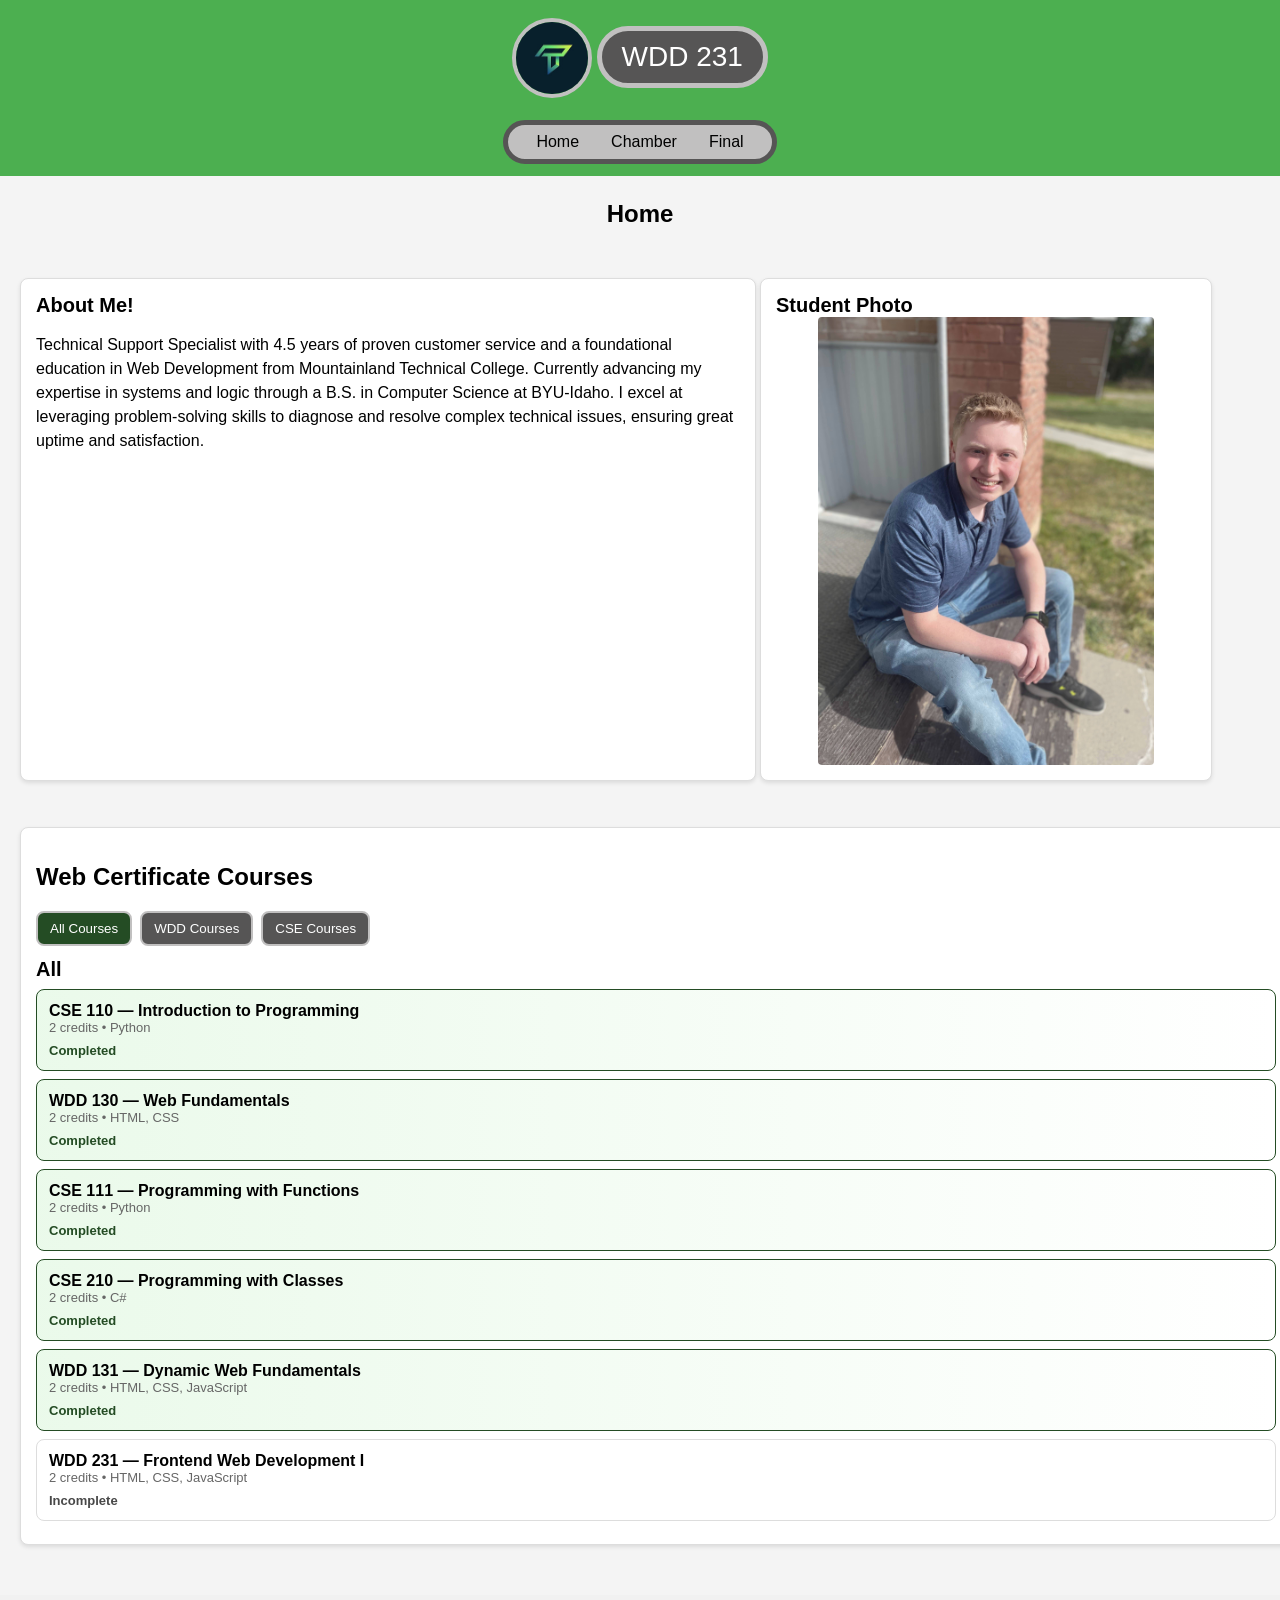
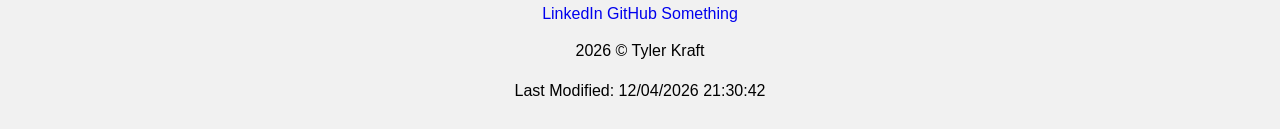
<file: index.html>
<!DOCTYPE html>
<html lang="en">
<head>
    <meta charset="UTF-8">
    <meta name="viewport" content="width=device-width, initial-scale=1.0">
    <title>WDD 231 - Tyler Kraft</title>
    <meta name="author" content="Tyler Kraft">
    <meta name="description" content="WDD 231 - Tyler Kraft">
    <link rel="stylesheet" href="styles/base.css">
    <script src="scripts/home.js" defer></script>
</head>
<body>
    <header>
        <img src="images/course-icon.jpg" alt="Course Icon" class="course-icon">
        <span id="course-title">WDD 231</span>
        <nav>
            <a href="index.html">Home</a>
            <a href="chamber/index.html">Chamber</a>
            <a href="final/index.html">Final</a>
        </nav>
    </header>
        <h1 class="name">Home</h1>
    <main>
        <section class="card about-me">
            <h2>About Me!</h2>
            <p>Technical Support Specialist with 4.5 years of proven customer service
                and a foundational education in Web Development from Mountainland Technical College.
                Currently advancing my expertise in systems and logic through a B.S. in Computer Science at BYU-Idaho.
                I excel at leveraging problem-solving skills to diagnose and resolve complex technical issues,
                ensuring great uptime and satisfaction.</p>
        </section>
        <section class="card student-photo">
            <h2>Student Photo</h2>
            <img src="images/me.JPG" alt="Student Photo of Tyler Kraft">
        </section>
        <section class="card" id="certificates">
            <h1>Web Certificate Courses</h1>
            <div class="filters" role="tablist" aria-label="Course filters">
                <button id="filter-all" class="filter-btn active" role="tab">All Courses</button>
                <button id="filter-wdd" class="filter-btn" role="tab">WDD Courses</button>
                <button id="filter-cse" class="filter-btn" role="tab">CSE Courses</button>
            </div>

            <section id="section-all" class="course">
                <h2>All</h2>
                <ul class="course-list all" aria-live="polite"></ul>
            </section>

            <section id="section-cse" class="course">
                <h2>CSE</h2>
                <ul class="course-list cse" aria-live="polite"></ul>
            </section>

            <section id="section-wdd" class="course">
                <h2>WDD</h2>
                <ul class="course-list wdd" aria-live="polite"></ul>
            </section>
        </section>
    </main>
    <footer>
        <a href="https://www.linkedin.com/in/tyler-kraft7/" target="_blank">LinkedIn</a>
        <a href="https://github.com/tylerkraft03" target="_blank">GitHub</a>
        <a href="#">Something</a>
        <p>
            <span id="currentyear"></span> &copy; Tyler Kraft
        </p>
        <p id="lastModified"></p>
    </footer>
</body>
</html>
</file>
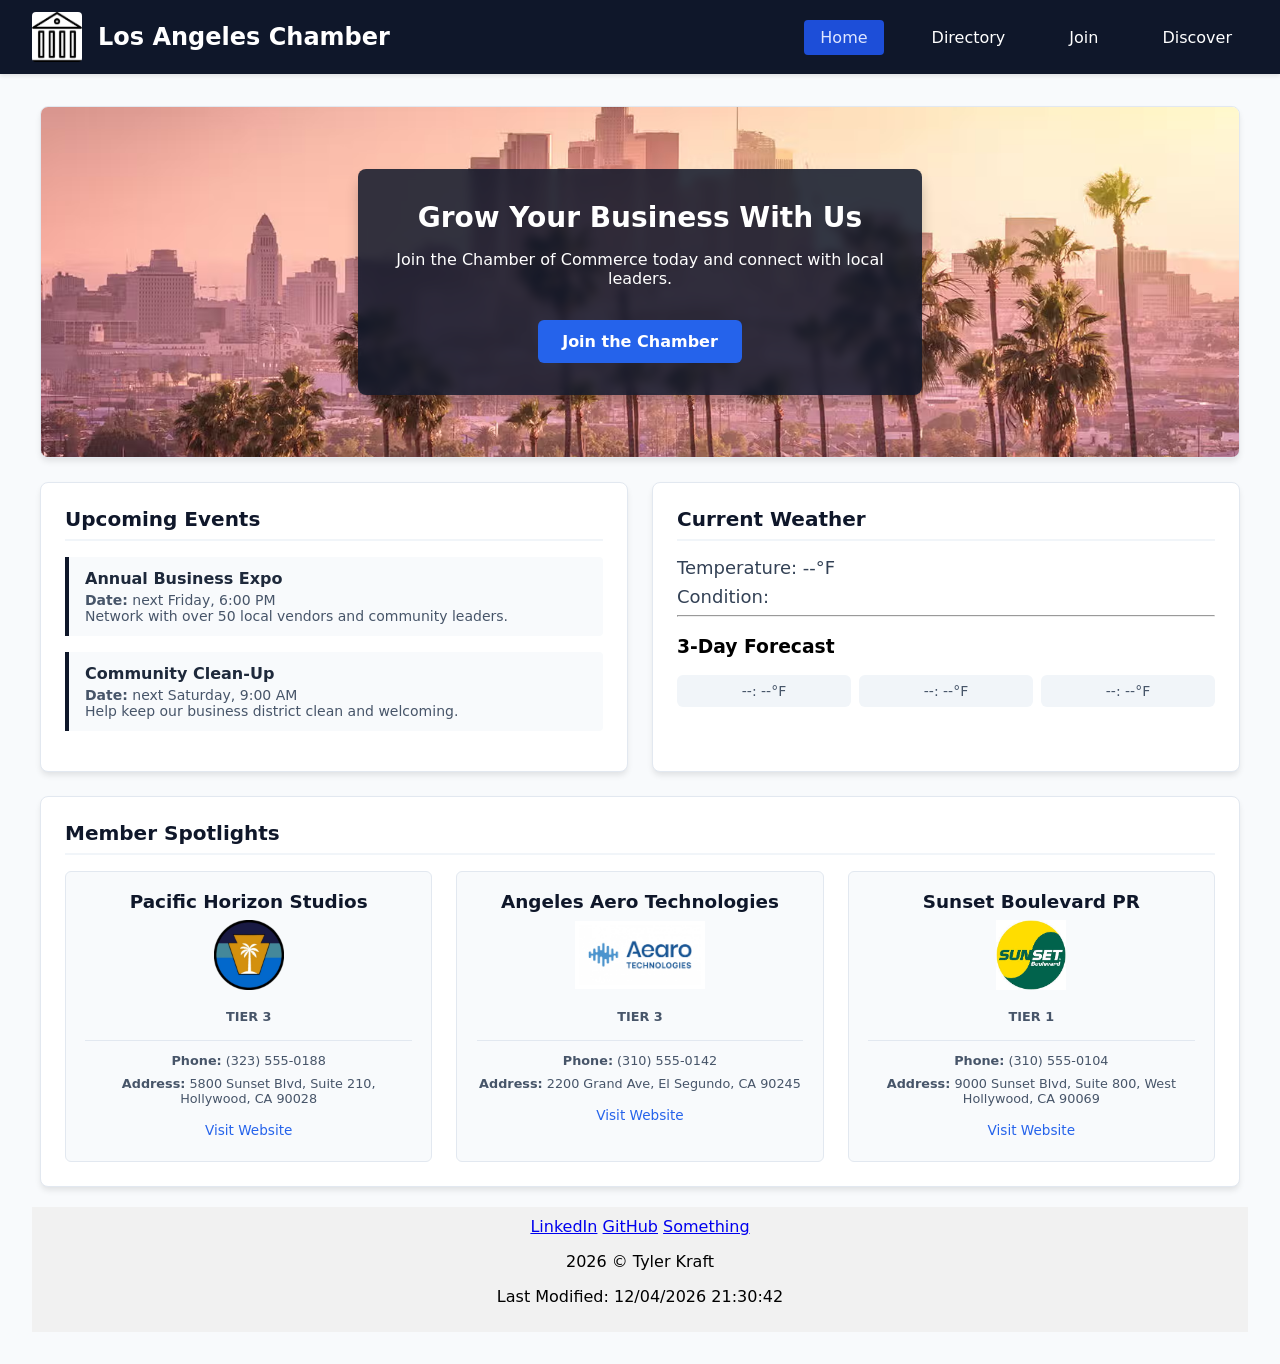
<file: chamber/index.html>
<!DOCTYPE html>
<html lang="en">
<head>
    <meta charset="UTF-8">
    <meta name="viewport" content="width=device-width, initial-scale=1.0">
    <title>Los Angeles Chamber of Commerce</title>
    <link rel="icon" href="./images/favicon.ico">
    <link rel="stylesheet" href="./styles/homepage.css">
    <meta property="og:title" content="Los Angeles Chamber of Commerce">
<meta property="og:description" content="Discover the innovative world of the Los Angeles Chamber of Commerce and explore networking opportunities, business resources, and community events.">
<meta property="og:url" content="https://www.chamberofcommerce.com/">
<meta property="og:image" content="./images/chamber.png">
</head>
<body>
    <nav class="navbar">
      <div class="nav-logo">
        <img src="./images/chamber.png" alt="Chamber Logo" class="logo-img">
        <h1 class="nav-title">Los Angeles Chamber</h1>
      </div>
      <button class="nav-toggle" aria-controls="nav-menu" aria-expanded="false" aria-label="Open navigation menu">
        <span class="hamburger"></span>
      </button>
      <ul class="nav-menu" id="nav-menu">
        <li><a href="./index.html" class="nav-link" aria-current="page">Home</a></li>
        <li><a href="./directory.html" class="nav-link">Directory</a></li>
        <li><a href="./join.html" class="nav-link">Join</a></li>
        <li><a href="./discover.html" class="nav-link">Discover</a></li>
      </ul>
    </nav>
    <main class="home-grid">
        
        <section class="hero">
            <picture>
                <img src="images/los-angeles.avif" alt="Scenic view of our beautiful community business district" class="hero-img">
            </picture>
            <div class="cta-box">
                <h2>Grow Your Business With Us</h2>
                <p>Join the Chamber of Commerce today and connect with local leaders.</p>
                <a href="join.html" class="cta-btn">Join the Chamber</a>
            </div>
        </section>

        <section class="eventscard">
            <h2>Upcoming Events</h2>
            <article class="event-item">
                <h3>Annual Business Expo</h3>
                <p><strong>Date:</strong> next Friday, 6:00 PM</p>
                <p>Network with over 50 local vendors and community leaders.</p>
            </article>
            <article class="event-item">
                <h3>Community Clean-Up</h3>
                <p><strong>Date:</strong> next Saturday, 9:00 AM</p>
                <p>Help keep our business district clean and welcoming.</p>
            </article>
        </section>

        <section class="weathercard">
            <h2>Current Weather</h2>
            <div id="weather-info">
                <p>Temperature: <span id="current-temp">--</span>°F</p>
                <p>Condition: <span id="weather-desc"></span></p>
            </div>
            <hr>
            <h3>3-Day Forecast</h3>
            <div id="forecast" class="forecast-grid">
                <div class="forecast-day">--: --°F</div>
                <div class="forecast-day">--: --°F</div>
                <div class="forecast-day">--: --°F</div>
            </div>
        </section>

        <section class="spotlights">
            <h2>Member Spotlights</h2>
            <div id="spotlight-container" class="spotlight-grid"></div>
        </section>
    </main>
    <footer>
        <a href="https://www.linkedin.com/in/tyler-kraft7/" target="_blank">LinkedIn</a>
        <a href="https://github.com/tylerkraft03" target="_blank">GitHub</a>
        <a href="#">Something</a>
        <p>
            <span id="currentyear"></span> &copy; Tyler Kraft
        </p>
        <p id="lastModified"></p>
    </footer>

  <script src="./scripts/app.js"></script>
  <script src="./scripts/homepage.js"></script>

  
</body>
</file>
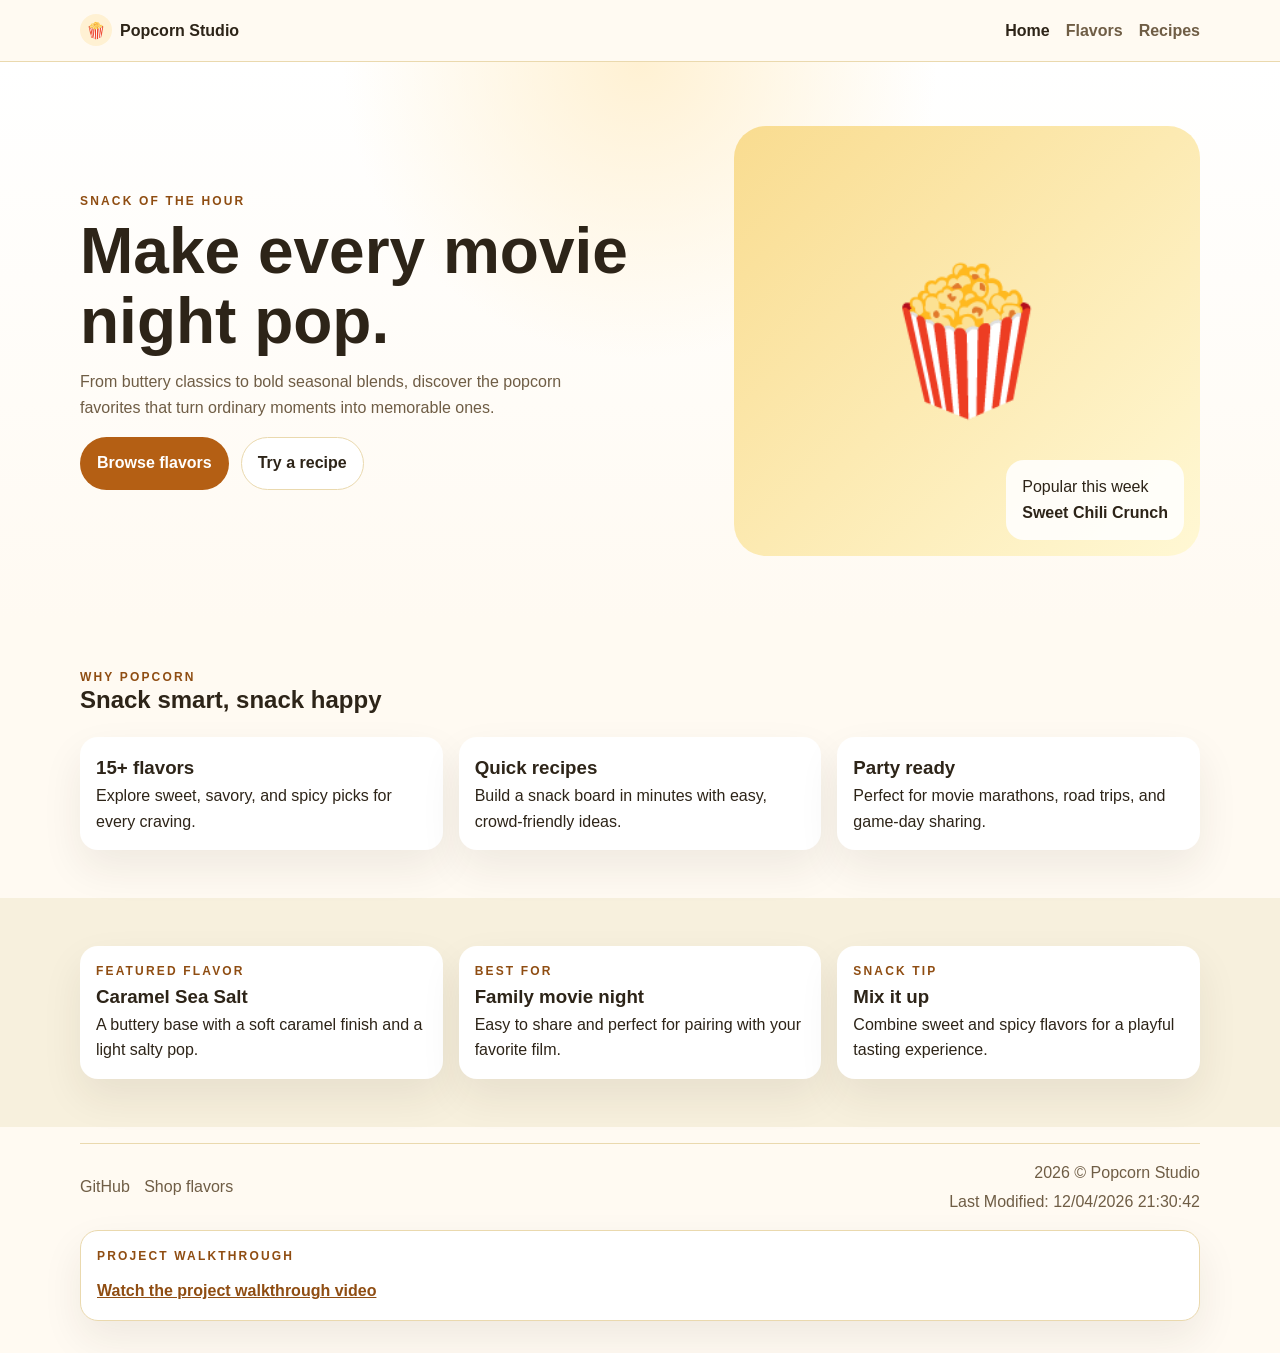
<file: final/index.html>
<!DOCTYPE html>
<html lang="en">
<head>
  <meta charset="UTF-8">
  <meta name="viewport" content="width=device-width, initial-scale=1.0">
  <title>Popcorn Studio | Fresh Flavors for Every Movie Night</title>
  <meta name="description" content="Discover popcorn flavors, recipes, and fun snack ideas for movie nights, parties, and everyday cravings.">
  <meta name="author" content="Popcorn Studio">
  <meta property="og:title" content="Popcorn Studio | Fresh Flavors for Every Movie Night">
  <meta property="og:description" content="Explore popcorn flavors, recipes, and snack inspiration designed for every occasion.">
  <meta property="og:type" content="website">
  <meta property="og:image" content="images/favicon.svg">
  <meta property="og:url" content="https://example.com/final/">
  <meta property="og:site_name" content="Popcorn Studio">
  <link rel="icon" type="image/svg+xml" href="images/favicon.ico">
  <link rel="stylesheet" href="styles/main.css">
</head>
<body>
  <header class="site-header">
    <div class="container nav-wrap">
      <a class="brand" href="index.html">
        <span class="brand-bubble">🍿</span>
        <span>Popcorn Studio</span>
      </a>
      <button class="nav-toggle" aria-label="Open navigation" aria-expanded="false">
        <span></span>
        <span></span>
        <span></span>
      </button>
      <nav class="nav-links">
        <a href="index.html" class="active">Home</a>
        <a href="flavors.html">Flavors</a>
        <a href="recipes.html">Recipes</a>
      </nav>
    </div>
  </header>

  <main>
    <section class="hero">
      <div class="container hero-grid">
        <div>
          <p class="eyebrow">Snack of the hour</p>
          <h1>Make every movie night pop.</h1>
          <p class="hero-text">From buttery classics to bold seasonal blends, discover the popcorn favorites that turn ordinary moments into memorable ones.</p>
          <div class="hero-actions">
            <a class="button primary" href="flavors.html">Browse flavors</a>
            <a class="button secondary" href="recipes.html">Try a recipe</a>
          </div>
        </div>
        <div class="hero-panel">
          <div class="popcorn-illustration">🍿</div>
          <div class="hero-card">
            <p>Popular this week</p>
            <strong>Sweet Chili Crunch</strong>
          </div>
        </div>
      </div>
    </section>

    <section class="section">
      <div class="container">
        <div class="section-heading">
          <p class="eyebrow">Why popcorn</p>
          <h2>Snack smart, snack happy</h2>
        </div>
        <div class="benefit-grid">
          <article>
            <h3>15+ flavors</h3>
            <p>Explore sweet, savory, and spicy picks for every craving.</p>
          </article>
          <article>
            <h3>Quick recipes</h3>
            <p>Build a snack board in minutes with easy, crowd-friendly ideas.</p>
          </article>
          <article>
            <h3>Party ready</h3>
            <p>Perfect for movie marathons, road trips, and game-day sharing.</p>
          </article>
        </div>
      </div>
    </section>
    <div>
    <section class="section alt-section">
      <div class="container featured-grid">
        <article class="feature-card">
          <p class="eyebrow">Featured flavor</p>
          <h3>Caramel Sea Salt</h3>
          <p>A buttery base with a soft caramel finish and a light salty pop.</p>
        </article>
        <article class="feature-card">
          <p class="eyebrow">Best for</p>
          <h3>Family movie night</h3>
          <p>Easy to share and perfect for pairing with your favorite film.</p>
        </article>
        <article class="feature-card">
          <p class="eyebrow">Snack tip</p>
          <h3>Mix it up</h3>
          <p>Combine sweet and spicy flavors for a playful tasting experience.</p>
        </article>
      </div>
    </section>
    </div>
  </main>

  <footer class="site-footer">
    <div class="container footer-wrap">
      <div class="footer-links">
        <a href="https://github.com/" target="_blank" rel="noopener noreferrer">GitHub</a>
        <a href="flavors.html">Shop flavors</a>
      </div>
      <div class="footer-meta">
        <p><span id="currentyear"></span> © Popcorn Studio</p>
        <p id="lastModified"></p>
      </div>
    </div>
    <div class="container footer-video">
      <div class="footer-video-card">
        <p class="eyebrow">Project walkthrough</p>
        <a class="footer-video-link" href="https://share.vidyard.com/watch/v6VKPkcbgyXpQwxzrJ485r" target="_blank" rel="noopener noreferrer">
          Watch the project walkthrough video
        </a>
      </div>
    </div>
  </footer>

  <script type="module" src="scripts/app.js"></script>
  <script src="scripts/footer.js"></script>
</body>
</html>
</file>
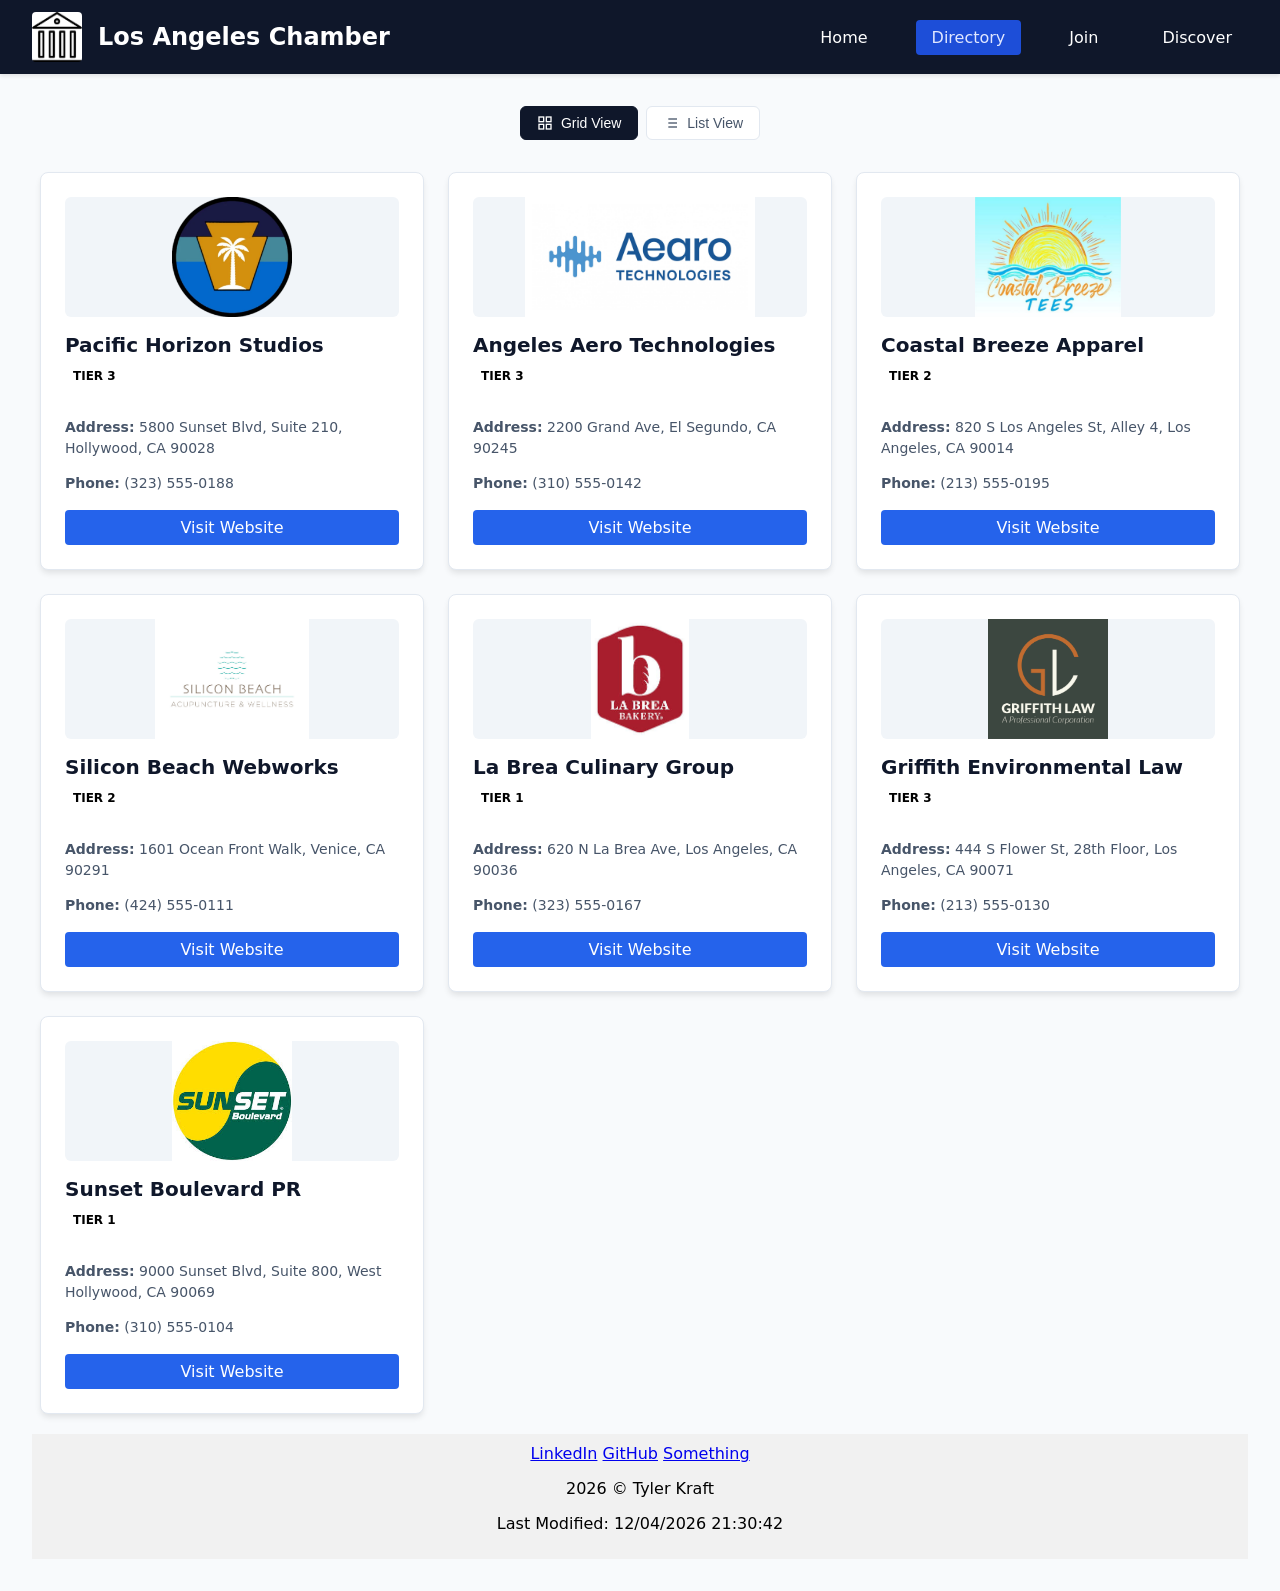
<file: chamber/directory.html>
<!DOCTYPE html>
<html lang="en">
<head>
    <meta charset="UTF-8">
    <meta name="viewport" content="width=device-width, initial-scale=1.0">
    <title>Los Angeles Chamber of Commerce</title>
    <link rel="icon" href="./images/favicon.ico">
    <link rel="stylesheet" href="./styles/directory.css">
    <meta property="og:title" content="Los Angeles Chamber of Commerce">
<meta property="og:description" content="Discover the innovative world of the Los Angeles Chamber of Commerce and explore networking opportunities, business resources, and community events.">
<meta property="og:url" content="https://www.chamberofcommerce.com/">
<meta property="og:image" content="./images/chamber.png">
</head>
<body>
    <nav class="navbar">
      <div class="nav-logo">
        <img src="./images/chamber.png" alt="Chamber Logo" class="logo-img">
        <h1 class="nav-title">Los Angeles Chamber</h1>
      </div>
      <button class="nav-toggle" aria-controls="nav-menu" aria-expanded="false" aria-label="Open navigation menu">
        <span class="hamburger"></span>
      </button>
      <ul class="nav-menu" id="nav-menu">
        <li><a href="./index.html" class="nav-link">Home</a></li>
        <li><a href="./directory.html" class="nav-link" aria-current="page">Directory</a></li>
        <li><a href="./join.html" class="nav-link">Join</a></li>
        <li><a href="./discover.html" class="nav-link">Discover</a></li>
      </ul>
    </nav>

    <div class="view-controls">
    <button id="grid-view-btn" class="active-btn">
      <svg width="16" height="16" viewBox="0 0 24 24" fill="none" stroke="currentColor" stroke-width="2"><rect x="3" y="3" width="7" height="7"></rect><rect x="14" y="3" width="7" height="7"></rect><rect x="14" y="14" width="7" height="7"></rect><rect x="3" y="14" width="7" height="7"></rect></svg>
      Grid View
    </button>
    <button id="list-view-btn">
      <svg width="16" height="16" viewBox="0 0 24 24" fill="none" stroke="currentColor" stroke-width="2"><line x1="8" y1="6" x2="21" y2="6"></line><line x1="8" y1="12" x2="21" y2="12"></line><line x1="8" y1="18" x2="21" y2="18"></line><line x1="3" y1="6" x2="3.01" y2="6"></line><line x1="3" y1="12" x2="3.01" y2="12"></line><line x1="3" y1="18" x2="3.01" y2="18"></line></svg>
      List View
    </button>
  </div>
  
  <div id="directory" class="grid-layout"></div>

  <footer>
        <a href="https://www.linkedin.com/in/tyler-kraft7/" target="_blank">LinkedIn</a>
        <a href="https://github.com/tylerkraft03" target="_blank">GitHub</a>
        <a href="#">Something</a>
        <p>
            <span id="currentyear"></span> &copy; Tyler Kraft
        </p>
        <p id="lastModified"></p>
    </footer>

  <script src="./scripts/app.js"></script>

  
</body>
</html>
</file>
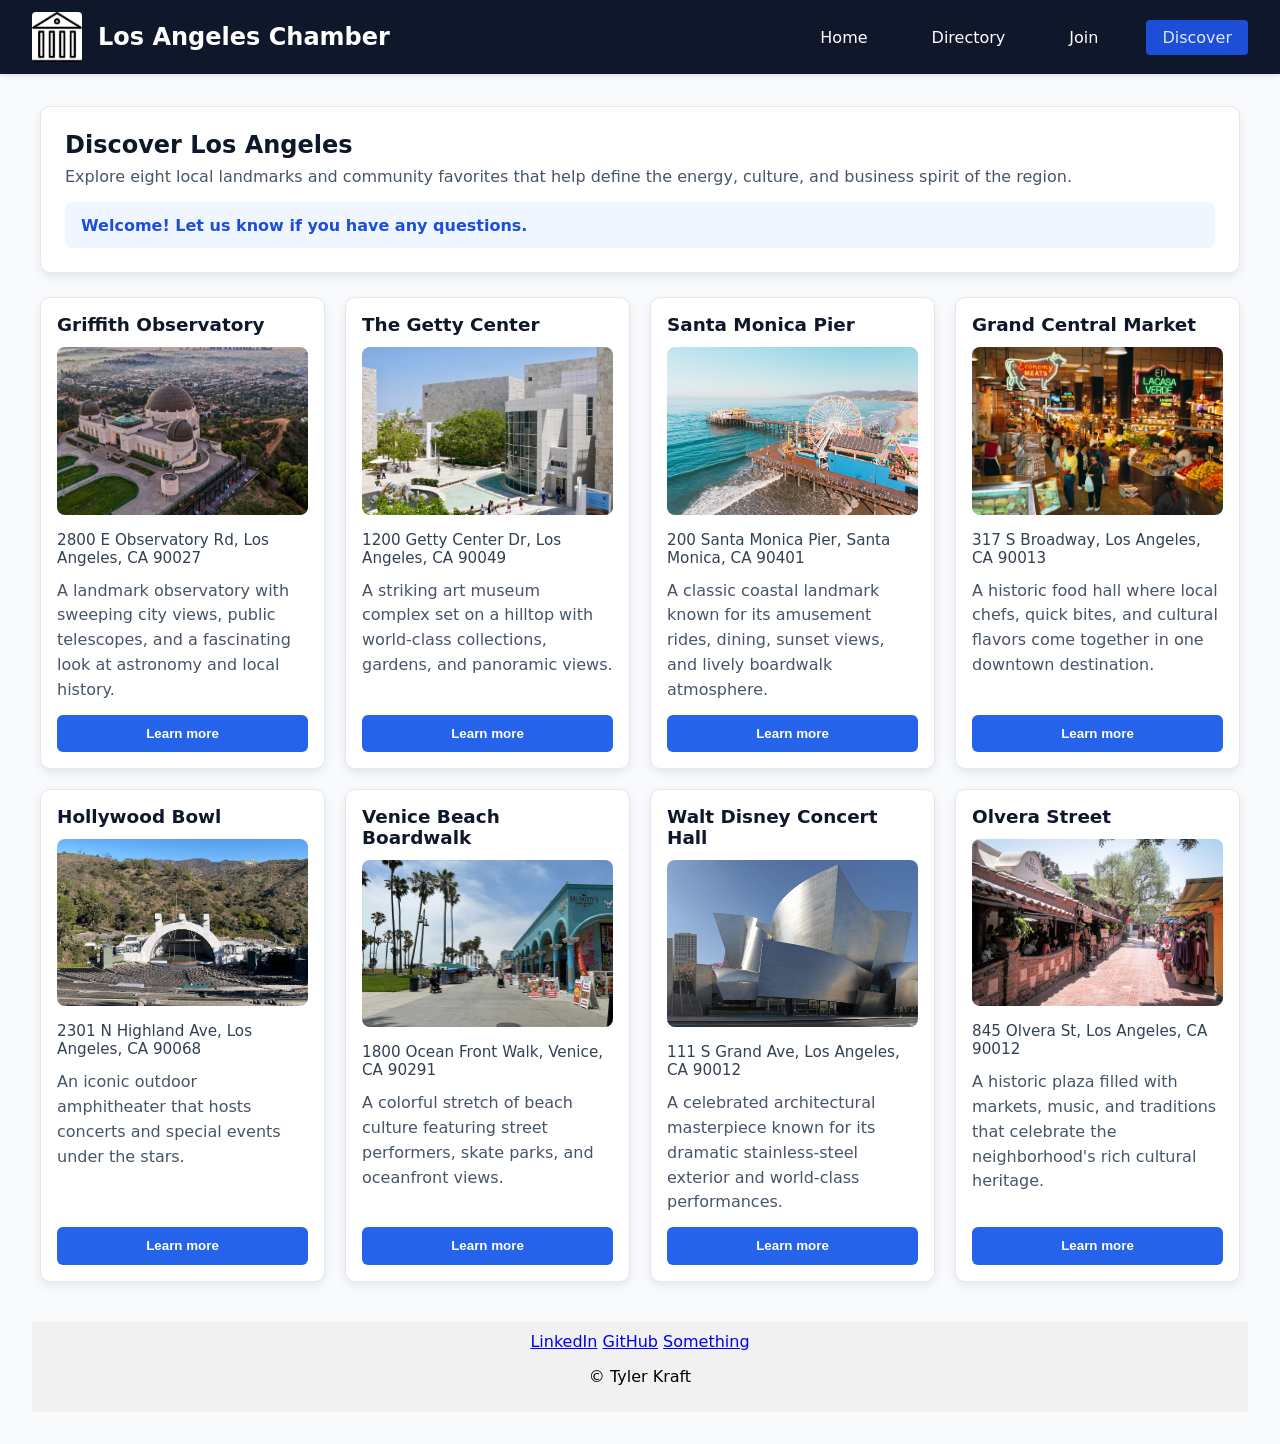
<file: chamber/discover.html>
<!DOCTYPE html>
<html lang="en">
<head>
  <meta charset="UTF-8">
  <meta name="viewport" content="width=device-width, initial-scale=1.0">
  <title>Discover Los Angeles | Chamber of Commerce</title>
  <link rel="icon" href="./images/favicon.ico">
  <link rel="stylesheet" href="./styles/homepage.css">
  <link rel="stylesheet" href="./styles/discover.css">
  <meta property="og:title" content="Discover Los Angeles | Chamber of Commerce">
  <meta property="og:description" content="Explore local attractions, community landmarks, and neighborhood highlights in Los Angeles.">
  <meta property="og:url" content="https://www.chamberofcommerce.com/discover.html">
  <meta property="og:image" content="https://tylerkraft03.github.io/wdd231/chamber/images/chamber.png">
  <meta name="description" content="Explore local attractions, community landmarks, and neighborhood highlights in Los Angeles.">
  <meta name="author" content="Tyler Kraft">
  <link href="https://fonts.googleapis.com/css2?family=Roboto:wght@300;400;500;700&display=swap" rel="stylesheet">
  <link rel="preconnect" href="https://fonts.googleapis.com">
  <link rel="preconnect" href="https://fonts.gstatic.com" crossorigin>
  <script src="./scripts/app.js"></script>
  <script type="module" src="./scripts/discover.js"></script>
  
</head>
<body>
  <nav class="navbar">
    <div class="nav-logo">
      <img src="./images/chamber.png" alt="Chamber Logo" class="logo-img">
      <h1 class="nav-title">Los Angeles Chamber</h1>
    </div>
    <button class="nav-toggle" aria-controls="nav-menu" aria-expanded="false" aria-label="Open navigation menu">
      <span class="hamburger"></span>
    </button>
    <ul class="nav-menu" id="nav-menu">
      <li><a href="./index.html" class="nav-link">Home</a></li>
      <li><a href="./directory.html" class="nav-link">Directory</a></li>
      <li><a href="./join.html" class="nav-link">Join</a></li>
      <li><a href="./discover.html" class="nav-link" aria-current="page">Discover</a></li>
    </ul>
  </nav>

  <main class="discover-page">
    <header class="discover-intro">
      <h2>Discover Los Angeles</h2>
      <p>Explore eight local landmarks and community favorites that help define the energy, culture, and business spirit of the region.</p>
      <div id="visit-message" class="visit-message" aria-live="polite"></div>
    </header>

    <section id="discover-grid" class="discover-grid" aria-label="Local attractions"></section>
  </main>

  <footer>
    <a href="https://www.linkedin.com/in/tyler-kraft7/" target="_blank" rel="noopener">LinkedIn</a>
    <a href="https://github.com/tylerkraft03" target="_blank" rel="noopener">GitHub</a>
    <a href="#">Something</a>
    <p>
      <span id="currentyear"></span> &copy; Tyler Kraft
    </p>
    <p id="lastModified"></p>
  </footer>
</body>
</html>
</file>
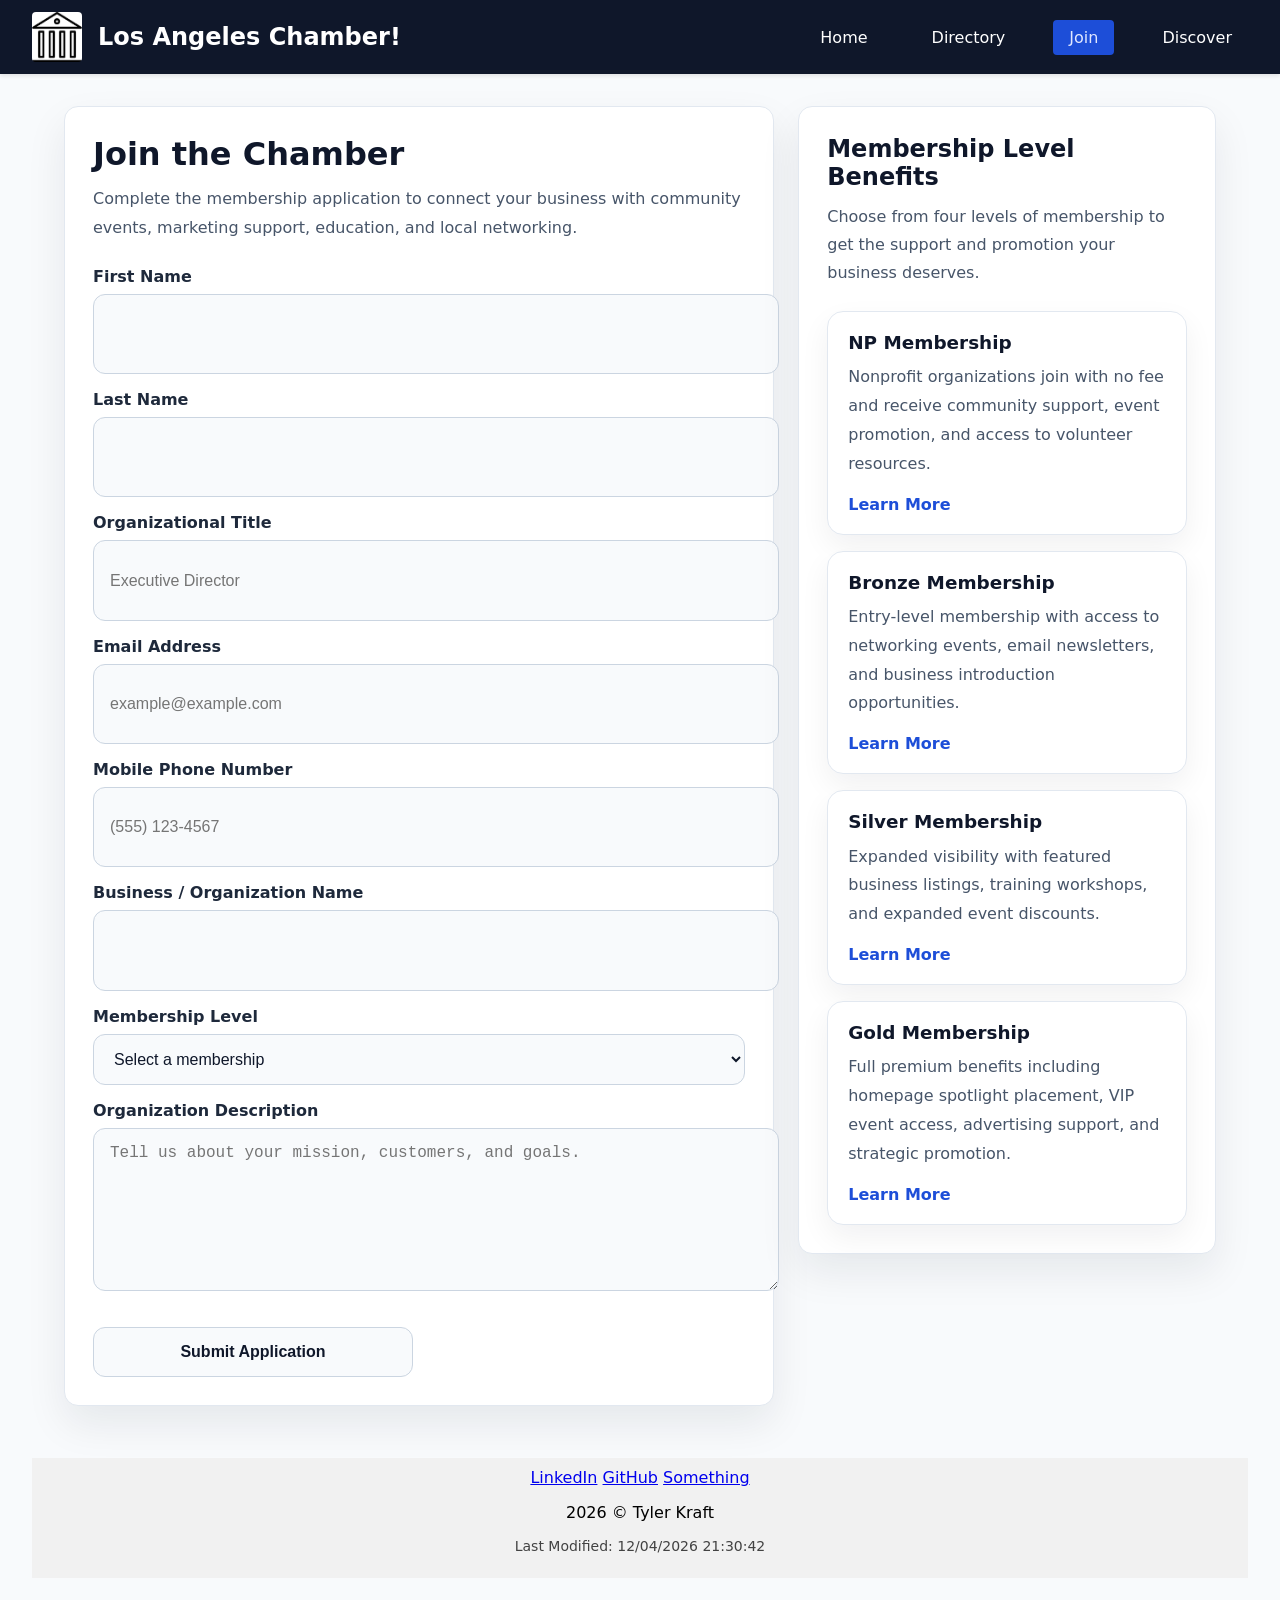
<file: chamber/join.html>
<!DOCTYPE html>
<html lang="en">
<head>
  <meta charset="UTF-8">
  <meta name="viewport" content="width=device-width, initial-scale=1.0">
  <title>Join the Chamber</title>
  <link rel="icon" href="./images/favicon.ico">
  <link rel="stylesheet" href="./styles/homepage.css">
  <link rel="stylesheet" href="./styles/join.css">
</head>
<body>
  <nav class="navbar">
    <div class="nav-logo">
      <img src="./images/chamber.png" alt="Chamber Logo" class="logo-img">
      <h1 class="nav-title">Los Angeles Chamber!</h1>
    </div>
    <button class="nav-toggle" aria-controls="nav-menu" aria-expanded="false" aria-label="Open navigation menu">
      <span class="hamburger"></span>
    </button>
    <ul class="nav-menu" id="nav-menu">
      <li><a href="./index.html" class="nav-link">Home</a></li>
      <li><a href="./directory.html" class="nav-link">Directory</a></li>
      <li><a href="./join.html" class="nav-link" aria-current="page">Join</a></li>
      <li><a href="./discover.html" class="nav-link">Discover</a></li>
    </ul>
  </nav>

  <main class="join-grid">
    <section class="join-panel">
      <header class="page-header">
        <h1>Join the Chamber</h1>
        <p>Complete the membership application to connect your business with community events, marketing support, education, and local networking.</p>
      </header>

      <form method="get" action="thankyou.html" class="membership-form" autocomplete="on">
        <label>
          <span>First Name</span>
          <input
            type="text"
            name="firstName"
            title="Applicant first name"
            autocomplete="given-name"
            required
          >
        </label>

        <label>
          <span>Last Name</span>
          <input
            type="text"
            name="lastName"
            title="Applicant last name"
            autocomplete="family-name"
            required
          >
        </label>

        <label>
          <span>Organizational Title</span>
          <input
            type="text"
            name="organizationTitle"
            title="Organizational title"
            autocomplete="organization-title"
            placeholder="Executive Director"
          >
        </label>

        <label>
          <span>Email Address</span>
          <input
            type="email"
            name="email"
            title="Email address"
            autocomplete="email"
            placeholder="example@example.com"
            required
          >
        </label>

        <label>
          <span>Mobile Phone Number</span>
          <input
            type="tel"
            name="phone"
            title="Mobile phone number"
            autocomplete="tel"
            placeholder="(555) 123-4567"
            required
          >
        </label>

        <label>
          <span>Business / Organization Name</span>
          <input
            type="text"
            name="organizationName"
            title="Business or organization name"
            autocomplete="organization"
            required
          >
        </label>

        <label>
          <span>Membership Level</span>
          <select name="membershipLevel" title="Membership level" required>
            <option value="" disabled selected>Select a membership</option>
            <option value="np">NP Membership (no fee)</option>
            <option value="bronze">Bronze Membership</option>
            <option value="silver">Silver Membership</option>
            <option value="gold">Gold Membership</option>
          </select>
        </label>

        <label>
          <span>Organization Description</span>
          <textarea
            name="description"
            title="Business organization description"
            rows="5"
            placeholder="Tell us about your mission, customers, and goals."
          ></textarea>
        </label>

        <input type="hidden" name="timestamp" id="timestamp">

        <input type="submit" value="Submit Application" class="submit-button">
      </form>
    </section>

    <aside class="membership-cards">
      <h2>Membership Level Benefits</h2>
      <p>Choose from four levels of membership to get the support and promotion your business deserves.</p>

      <div class="cards-grid">
        <article class="membership-card">
          <h3>NP Membership</h3>
          <p>Nonprofit organizations join with no fee and receive community support, event promotion, and access to volunteer resources.</p>
          <a href="#" class="more-info" data-modal="modal-np">Learn More</a>
        </article>

        <article class="membership-card">
          <h3>Bronze Membership</h3>
          <p>Entry-level membership with access to networking events, email newsletters, and business introduction opportunities.</p>
          <a href="#" class="more-info" data-modal="modal-bronze">Learn More</a>
        </article>

        <article class="membership-card">
          <h3>Silver Membership</h3>
          <p>Expanded visibility with featured business listings, training workshops, and expanded event discounts.</p>
          <a href="#" class="more-info" data-modal="modal-silver">Learn More</a>
        </article>

        <article class="membership-card">
          <h3>Gold Membership</h3>
          <p>Full premium benefits including homepage spotlight placement, VIP event access, advertising support, and strategic promotion.</p>
          <a href="#" class="more-info" data-modal="modal-gold">Learn More</a>
        </article>
      </div>
    </aside>

    <div class="modal-backdrop" id="modal-backdrop"></div>

    <section class="modal" id="modal-np">
      <header>
        <div>
          <h3>NP Membership Benefits</h3>
          <p>Free membership for nonprofit organizations.</p>
        </div>
        <button class="modal-close" aria-label="Close NP membership details">×</button>
      </header>
      <p>NP members receive:</p>
      <ul>
        <li>Zero membership fee</li>
        <li>Community and volunteer program promotion</li>
        <li>Access to nonprofit events and workshops</li>
        <li>Inclusion in our nonprofit spotlight directory</li>
      </ul>
    </section>

    <section class="modal" id="modal-bronze">
      <header>
        <div>
          <h3>Bronze Membership Benefits</h3>
          <p>Great for smaller businesses getting started in the community.</p>
        </div>
        <button class="modal-close" aria-label="Close Bronze membership details">×</button>
      </header>
      <p>Bronze members receive:</p>
      <ul>
        <li>Access to monthly networking events</li>
        <li>Chamber email newsletter promotion</li>
        <li>Listing in the local business directory</li>
        <li>Discounts on training and small advertising packages</li>
      </ul>
    </section>

    <section class="modal" id="modal-silver">
      <header>
        <div>
          <h3>Silver Membership Benefits</h3>
          <p>Perfect for growing businesses seeking stronger exposure.</p>
        </div>
        <button class="modal-close" aria-label="Close Silver membership details">×</button>
      </header>
      <p>Silver members receive:</p>
      <ul>
        <li>Featured business listing and directory priority</li>
        <li>Special pricing for event sponsorship and trade show booths</li>
        <li>Invitations to member-only training sessions</li>
        <li>Advertising highlights in newsletters and social media</li>
      </ul>
    </section>

    <section class="modal" id="modal-gold">
      <header>
        <div>
          <h3>Gold Membership Benefits</h3>
          <p>Best for businesses looking for maximum impact and VIP presence.</p>
        </div>
        <button class="modal-close" aria-label="Close Gold membership details">×</button>
      </header>
      <p>Gold members receive:</p>
      <ul>
        <li>Homepage spotlight promotions</li>
        <li>VIP access to major chamber events</li>
        <li>Dedicated advertising opportunities and featured stories</li>
        <li>Priority invitations to leadership roundtables and training sessions</li>
      </ul>
    </section>
  </main>

  <footer>
    <a href="https://www.linkedin.com/in/tyler-kraft7/" target="_blank">LinkedIn</a>
    <a href="https://github.com/tylerkraft03" target="_blank">GitHub</a>
    <a href="#">Something</a>
    <p>
      <span id="currentyear"></span> &copy; Tyler Kraft
    </p>
    <p id="lastModified"></p>
  </footer>

  <script src="./scripts/app.js"></script>
  <script src="./scripts/join.js"></script>
</body>
</html>
</file>
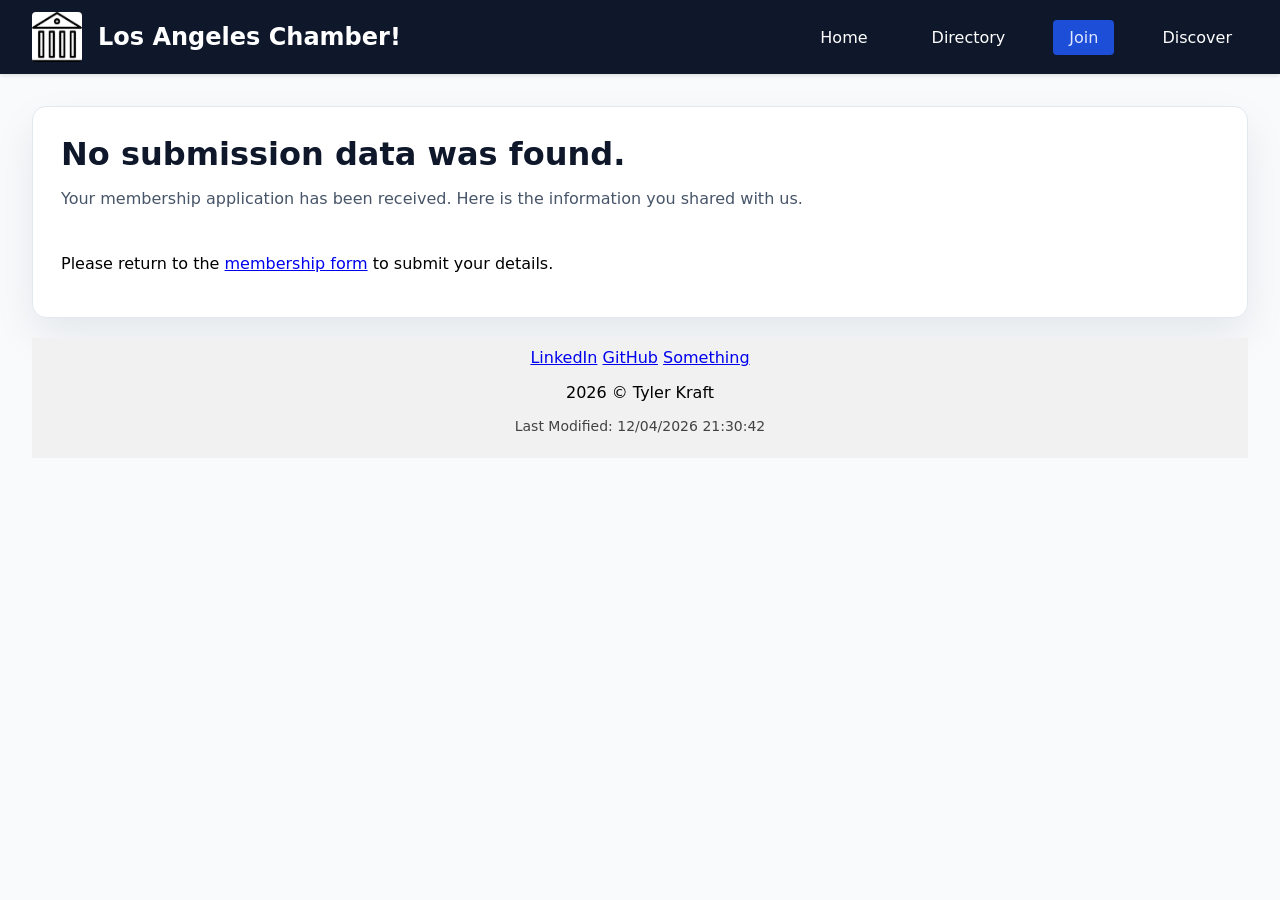
<file: chamber/thankyou.html>
<!DOCTYPE html>
<html lang="en">
<head>
  <meta charset="UTF-8">
  <meta name="viewport" content="width=device-width, initial-scale=1.0">
  <title>Thank You - Chamber Application Received</title>
  <link rel="icon" href="./images/favicon.ico">
  <link rel="stylesheet" href="./styles/homepage.css">
  <link rel="stylesheet" href="./styles/thankyou.css">
</head>
<body>
  <nav class="navbar">
    <div class="nav-logo">
      <img src="./images/chamber.png" alt="Chamber Logo" class="logo-img">
      <h1 class="nav-title">Los Angeles Chamber!</h1>
    </div>
    <button class="nav-toggle" aria-controls="nav-menu" aria-expanded="false" aria-label="Open navigation menu">
      <span class="hamburger"></span>
    </button>
    <ul class="nav-menu" id="nav-menu">
      <li><a href="./index.html" class="nav-link">Home</a></li>
      <li><a href="./directory.html" class="nav-link">Directory</a></li>
      <li><a href="./join.html" class="nav-link" aria-current="page">Join</a></li>
      <li><a href="./discover.html" class="nav-link">Discover</a></li>
    </ul>
  </nav>

  <main class="thank-you-panel">
    <header class="page-header">
      <h1 id="submission-title">Thank You for Applying</h1>
      <p>Your membership application has been received. Here is the information you shared with us.</p>
    </header>

    <section class="submission-summary" id="submission-details"></section>

  </main>

  <footer>
    <a href="https://www.linkedin.com/in/tyler-kraft7/" target="_blank">LinkedIn</a>
    <a href="https://github.com/tylerkraft03" target="_blank">GitHub</a>
    <a href="#">Something</a>
    <p>
      <span id="currentyear"></span> &copy; Tyler Kraft
    </p>
    <p id="lastModified"></p>
  </footer>

  <script src="./scripts/app.js"></script>
  <script src="./scripts/thankyou.js"></script>
</body>
</html>
</file>
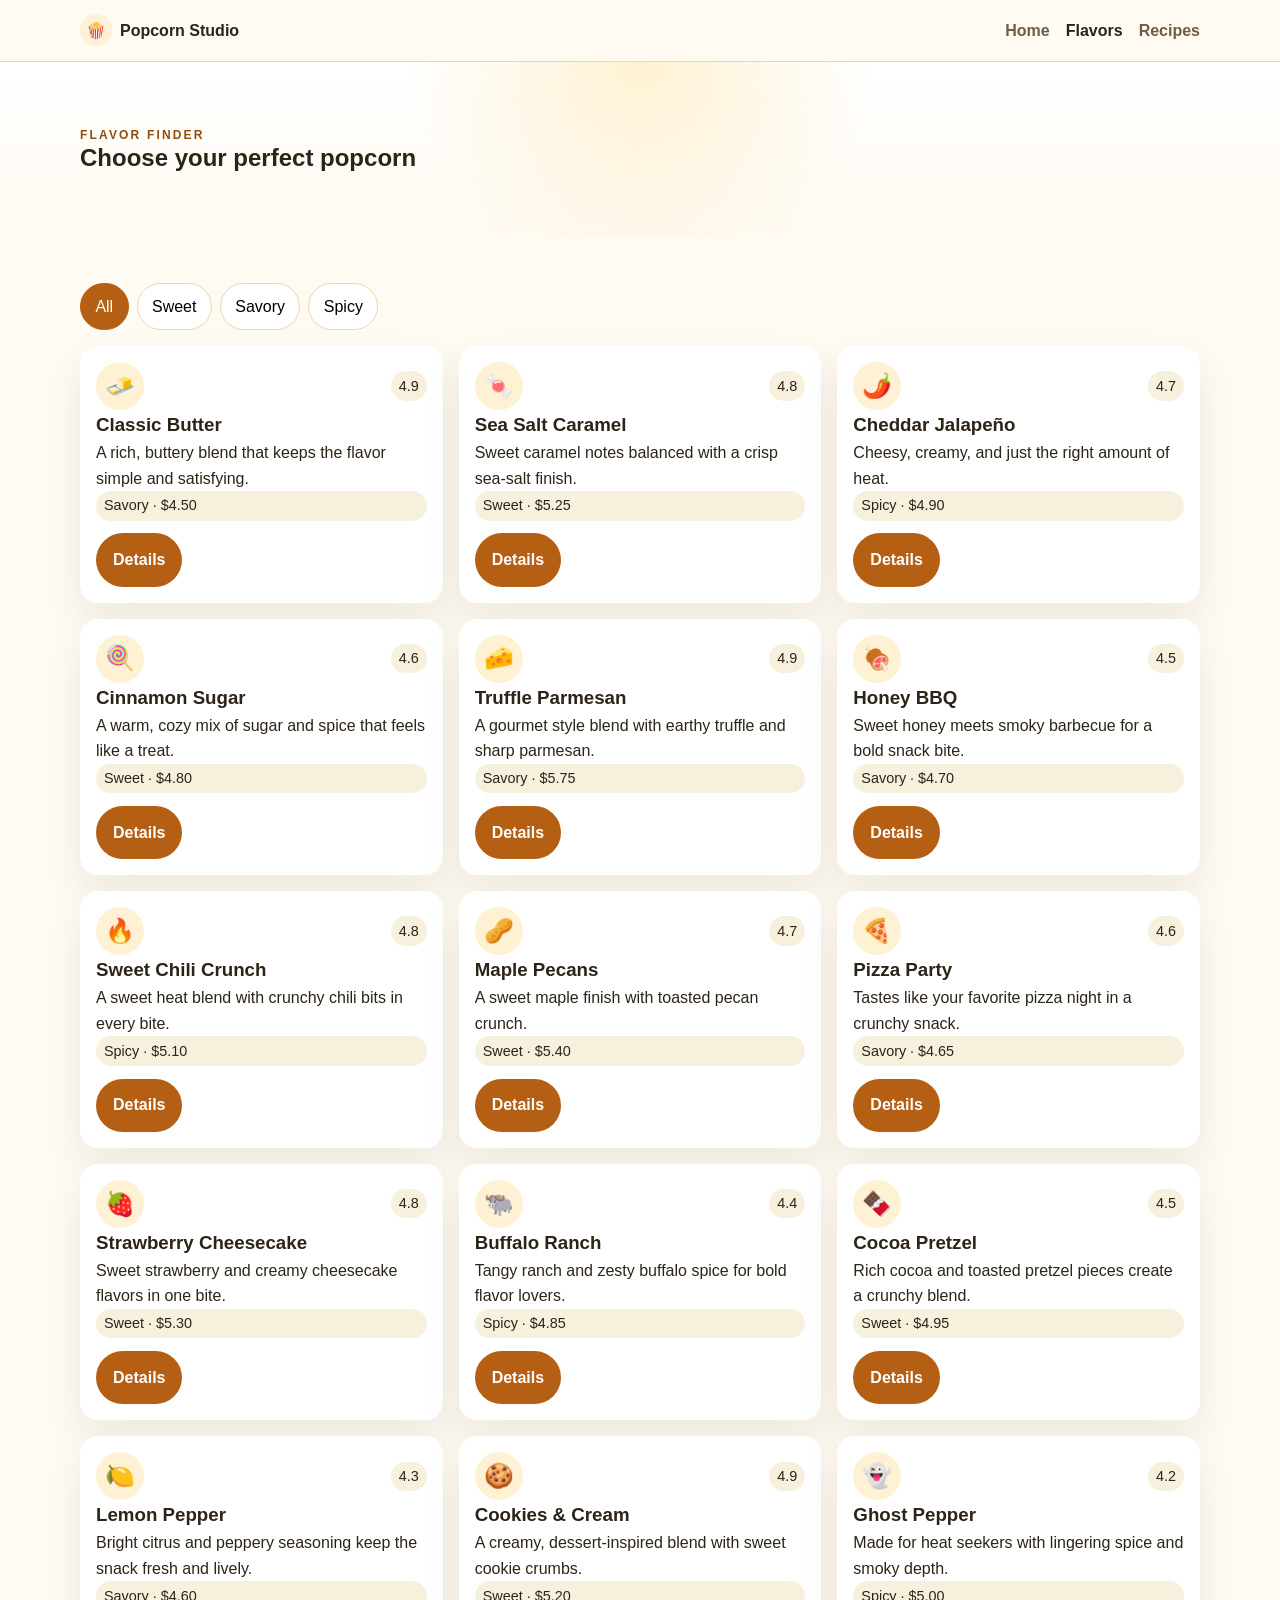
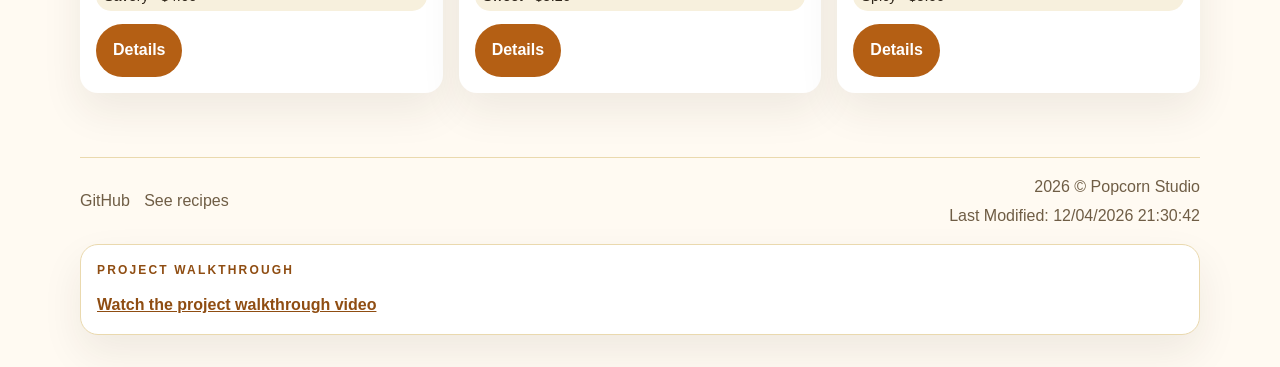
<file: final/flavors.html>
<!DOCTYPE html>
<html lang="en">
<head>
  <meta charset="UTF-8">
  <meta name="viewport" content="width=device-width, initial-scale=1.0">
  <title>Popcorn Flavors | Explore Our Signature Blends</title>
  <meta name="description" content="Browse a curated selection of popcorn flavors, ratings, and snack details for every kind of craving.">
  <meta name="author" content="Popcorn Studio">
  <meta property="og:title" content="Popcorn Flavors | Explore Our Signature Blends">
  <meta property="og:description" content="Browse unique popcorn flavors and find your next favorite snack.">
  <meta property="og:type" content="website">
  <meta property="og:image" content="images/favicon.svg">
  <meta property="og:url" content="https://example.com/final/flavors.html">
  <meta property="og:site_name" content="Popcorn Studio">
  <link rel="icon" type="image/svg+xml" href="images/favicon.ico">
  <link rel="stylesheet" href="styles/main.css">
</head>
<body>
  <header class="site-header">
    <div class="container nav-wrap">
      <a class="brand" href="index.html">
        <span class="brand-bubble">🍿</span>
        <span>Popcorn Studio</span>
      </a>
      <button class="nav-toggle" aria-label="Open navigation" aria-expanded="false">
        <span></span>
        <span></span>
        <span></span>
      </button>
      <nav class="nav-links">
        <a href="index.html">Home</a>
        <a href="flavors.html" class="active">Flavors</a>
        <a href="recipes.html">Recipes</a>
      </nav>
    </div>
  </header>

  <main>
    <section class="page-hero small-hero">
      <div class="container">
        <p class="eyebrow">Flavor finder</p>
        <h1>Choose your perfect popcorn</h1>
      </div>
    </section>
    <div>
        <section class="section">
            <div class="container">
                <div class="filter-row">
                    <button class="filter-btn active" data-filter="all">All</button>
                    <button class="filter-btn" data-filter="Sweet">Sweet</button>
                    <button class="filter-btn" data-filter="Savory">Savory</button>
                    <button class="filter-btn" data-filter="Spicy">Spicy</button>
                </div>
                <div id="catalog" class="catalog-grid">
                </div>
            </div>
        </section>
    </div>
  </main>

  <dialog class="modal" id="flavor-modal">
    <form method="dialog" class="modal-panel">
      <button class="modal-close" type="submit" aria-label="Close dialog">×</button>
      <div id="modal-content"></div>
    </form>
  </dialog>

  <footer class="site-footer">
    <div class="container footer-wrap">
      <div class="footer-links">
        <a href="https://github.com/" target="_blank" rel="noopener noreferrer">GitHub</a>
        <a href="recipes.html">See recipes</a>
      </div>
      <div class="footer-meta">
        <p><span id="currentyear"></span> © Popcorn Studio</p>
        <p id="lastModified"></p>
      </div>
    </div>
    <div class="container footer-video">
      <div class="footer-video-card">
        <p class="eyebrow">Project walkthrough</p>
        <a class="footer-video-link" href="https://share.vidyard.com/watch/v6VKPkcbgyXpQwxzrJ485r" target="_blank" rel="noopener noreferrer">
          Watch the project walkthrough video
        </a>
      </div>
    </div>
  </footer>

  <script type="module" src="scripts/flavors.js"></script>
  <script src="scripts/footer.js"></script>
</body>
</html>
</file>
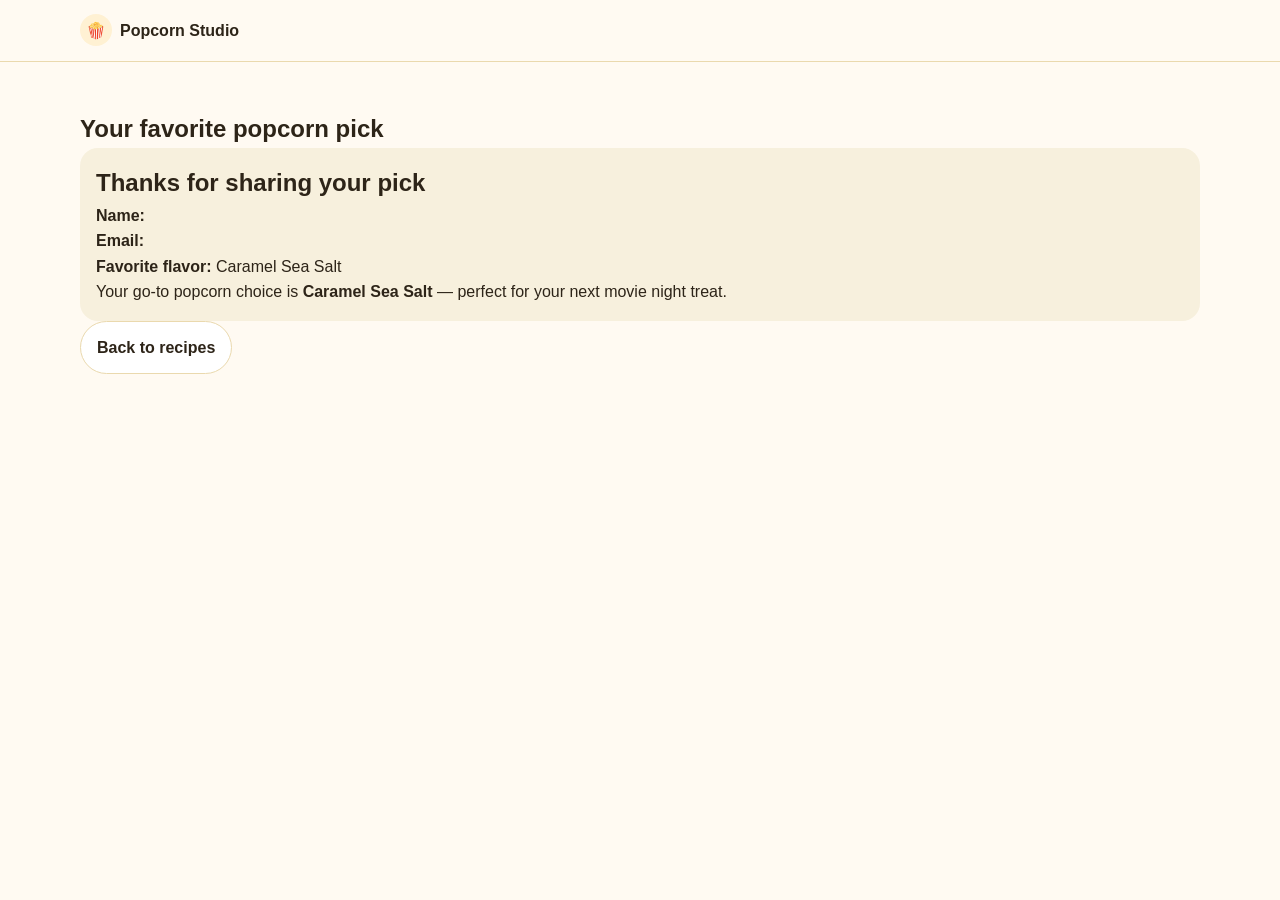
<file: final/recipes-action.html>
<!DOCTYPE html>
<html lang="en">
<head>
  <meta charset="UTF-8">
  <meta name="viewport" content="width=device-width, initial-scale=1.0">
  <title>Recipe Plan Result</title>
  <meta name="description" content="Displays submitted popcorn recipe preferences and planning details.">
  <meta name="author" content="Popcorn Studio">
  <link rel="icon" type="image/svg+xml" href="images/favicon.ico">
  <link rel="stylesheet" href="styles/main.css">
</head>
<body>
  <header class="site-header">
    <div class="container nav-wrap">
      <a class="brand" href="index.html">
        <span class="brand-bubble">🍿</span>
        <span>Popcorn Studio</span>
      </a>
    </div>
  </header>

  <main>
    <section class="section">
      <div class="container">
        <h1>Your favorite popcorn pick</h1>
        <div id="result" class="recipe-summary"></div>
        <a class="button secondary" href="recipes.html">Back to recipes</a>
      </div>
    </section>
  </main>

  <script>
    const params = new URLSearchParams(window.location.search);
    const firstName = params.get('first-name') || '';
    const lastName = params.get('last-name') || '';
    const email = params.get('email') || '';
    const favoriteFlavor = params.get('favorite-flavor') || 'Caramel Sea Salt';

    document.getElementById('result').innerHTML = `
      <h2>Thanks for sharing your pick</h2>
      <p><strong>Name:</strong> ${firstName} ${lastName}</p>
      <p><strong>Email:</strong> ${email}</p>
      <p><strong>Favorite flavor:</strong> ${favoriteFlavor}</p>
      <p>Your go-to popcorn choice is <strong>${favoriteFlavor}</strong> — perfect for your next movie night treat.</p>
    `;
  </script>
</body>
</html>
</file>
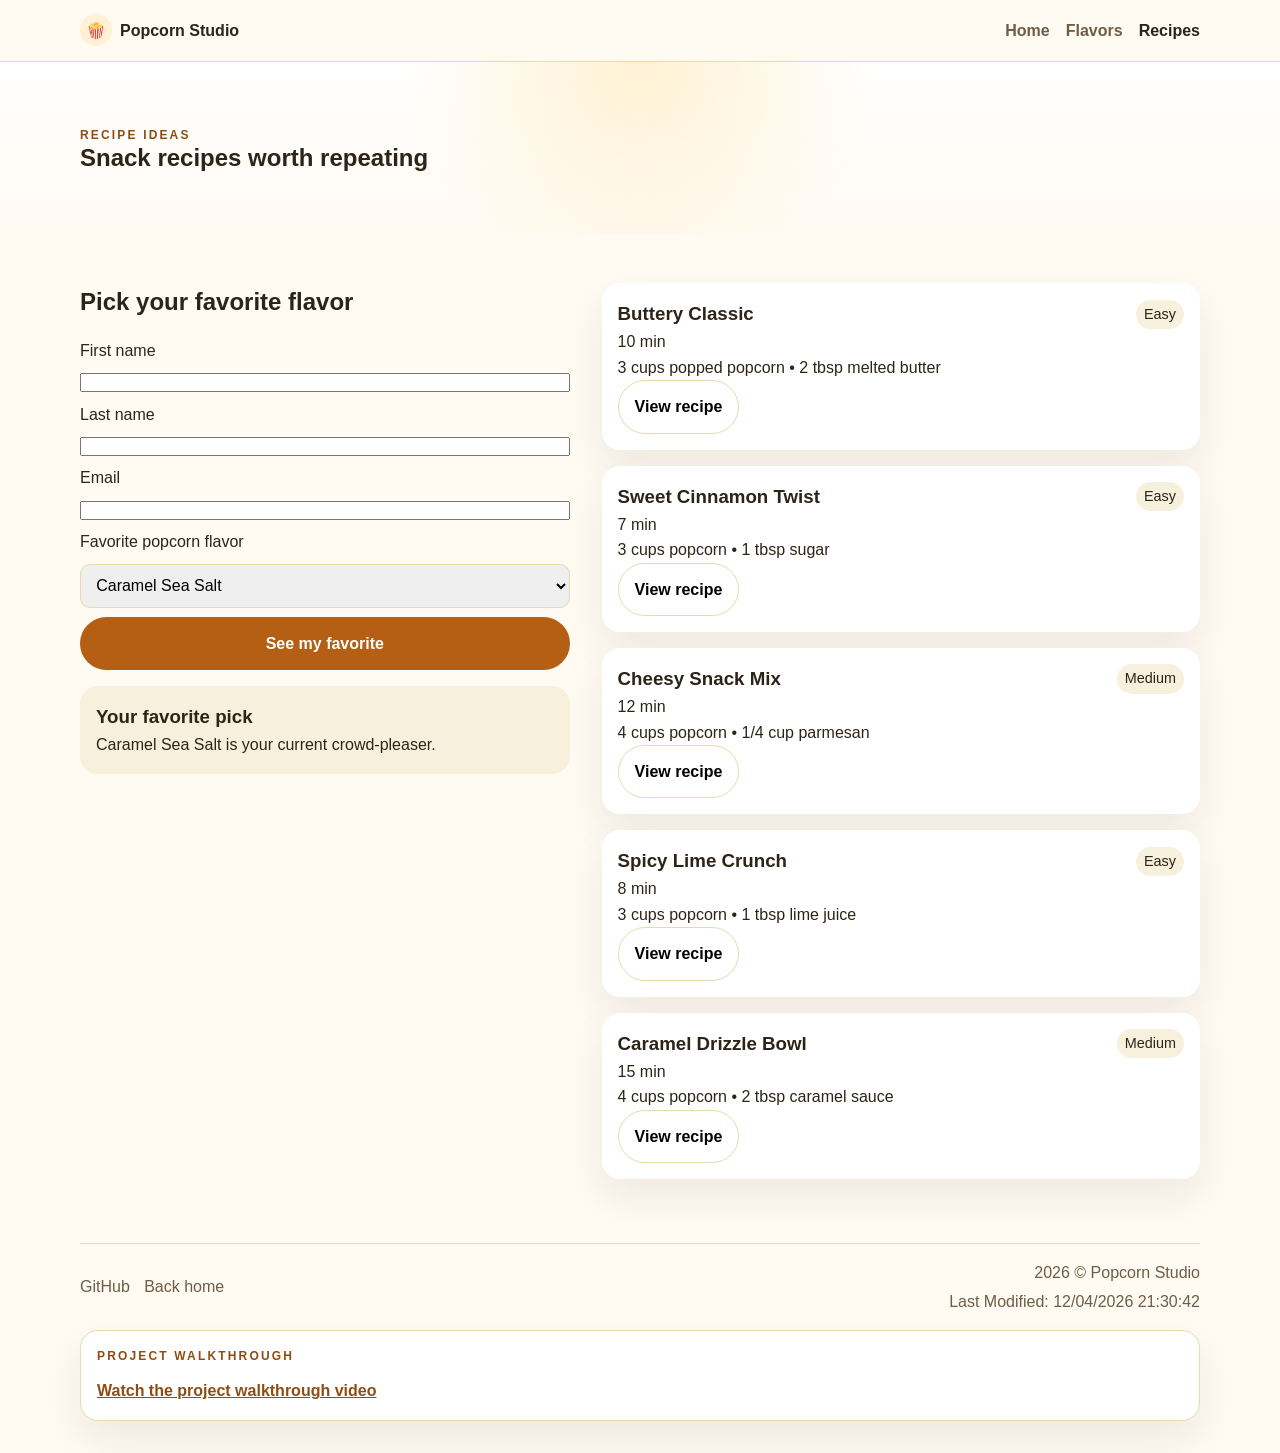
<file: final/recipes.html>
<!DOCTYPE html>
<html lang="en">
<head>
  <meta charset="UTF-8">
  <meta name="viewport" content="width=device-width, initial-scale=1.0">
  <title>Popcorn Recipes | Easy Snack Ideas!</title>
  <meta name="description" content="Find easy popcorn recipes, mixing tips, and snack pairings for parties, movie nights, and everyday treats.">
  <meta name="author" content="Popcorn Studio">
  <meta property="og:title" content="Popcorn Recipes | Easy Snack Ideas">
  <meta property="og:description" content="Try simple popcorn recipes and snack combinations for any occasion.">
  <meta property="og:type" content="website">
  <meta property="og:image" content="images/favicon.svg">
  <meta property="og:url" content="https://example.com/final/recipes.html">
  <meta property="og:site_name" content="Popcorn Studio">
  <link rel="icon" type="image/svg+xml" href="images/favicon.ico">
  <link rel="stylesheet" href="styles/main.css">
</head>
<body>
  <header class="site-header">
    <div class="container nav-wrap">
      <a class="brand" href="index.html">
        <span class="brand-bubble">🍿</span>
        <span>Popcorn Studio</span>
      </a>
      <button class="nav-toggle" aria-label="Open navigation" aria-expanded="false">
        <span></span>
        <span></span>
        <span></span>
      </button>
      <nav class="nav-links">
        <a href="index.html">Home</a>
        <a href="flavors.html">Flavors</a>
        <a href="recipes.html" class="active">Recipes</a>
      </nav>
    </div>
  </header>

  <main>
    <section class="page-hero small-hero">
      <div class="container">
        <p class="eyebrow">Recipe ideas</p>
        <h1>Snack recipes worth repeating</h1>
      </div>
    </section>

    <section class="section">
      <div class="container recipe-layout">
        <div>
          <h2>Pick your favorite flavor</h2>
          <form id="recipe-form" class="recipe-form" action="recipes-action.html" method="get">
            <label for="first-name">First name</label>
            <input id="first-name" name="first-name" type="text" required>

            <label for="last-name">Last name</label>
            <input id="last-name" name="last-name" type="text" required>

            <label for="email">Email</label>
            <input id="email" name="email" type="email" required>

            <label for="favorite-flavor">Favorite popcorn flavor</label>
            <select id="favorite-flavor" name="favorite-flavor">
              <option value="Classic Butter">Classic Butter</option>
              <option value="Caramel Sea Salt">Caramel Sea Salt</option>
              <option value="Sweet Chili Crunch">Sweet Chili Crunch</option>
              <option value="Cheesy Garlic Kick">Cheesy Garlic Kick</option>
              <option value="Cinnamon Sugar Pop">Cinnamon Sugar Pop</option>
            </select>
            <button type="submit" class="button primary">See my favorite</button>
          </form>
          <div id="recipe-summary" class="recipe-summary"></div>
        </div>
        <div id="recipe-cards" class="recipe-cards"></div>
      </div>
    </section>
  </main>

  <dialog class="modal" id="recipe-modal">
    <form method="dialog" class="modal-panel">
      <button class="modal-close" type="submit" aria-label="Close dialog">×</button>
      <div id="recipe-modal-content"></div>
    </form>
  </dialog>

  <footer class="site-footer">
    <div class="container footer-wrap">
      <div class="footer-links">
        <a href="https://github.com/" target="_blank" rel="noopener noreferrer">GitHub</a>
        <a href="index.html">Back home</a>
      </div>
      <div class="footer-meta">
        <p><span id="currentyear"></span> © Popcorn Studio</p>
        <p id="lastModified"></p>
      </div>
    </div>
    <div class="container footer-video">
      <div class="footer-video-card">
        <p class="eyebrow">Project walkthrough</p>
        <a class="footer-video-link" href="https://share.vidyard.com/watch/v6VKPkcbgyXpQwxzrJ485r" target="_blank" rel="noopener noreferrer">
          Watch the project walkthrough video
        </a>
      </div>
    </div>
  </footer>

  <script type="module" src="scripts/recipes.js"></script>
  <script src="scripts/footer.js"></script>
</body>
</html>
</file>
<file: styles/base.css>
html {
    font-family: Arial, sans-serif;
}

body {
    margin: 0;
    padding: 0;
    background-color: #f4f4f4;
}

#course-title {
    display: inline-block;
    text-align: center;
    font-size: 28px;
    background-color: rgb(86, 85, 85);
    border: 5px solid rgb(193, 192, 192);
    border-radius: 32px;
    width: fit-content;
    padding: 10px 20px;
    margin-bottom: 12px;
}

.course-icon {
    width: 72px;
    height: 72px;
    object-fit: cover;
    border-radius: 50%;
    border: 4px solid rgb(193, 192, 192);
    display: inline-block;
    vertical-align: middle;
    margin-bottom: 8px;
}

header {
    background-color: #4CAF50;
    color: white;
    padding: 18px 0 12px;
    text-align: center;
}

nav {
    display: flex;
    justify-content: center;
    margin-top: 14px;
    gap: 12px;
    align-items: center;
    padding: 8px 18px;
    background: rgb(193, 192, 192);
    border-radius: 32px;
    border: 5px solid rgb(86, 85, 85);
    width: fit-content;
    margin-left: auto;
    margin-right: auto;
}

nav a {
    margin: 0 10px;
    color: black;
    text-decoration: none;
}

nav a:hover {
    font-weight: bold;
    font-style: italic;
    color: #244C24;
}

p {
    font-size: 16px;
    line-height: 1.5;
}

a {
    text-decoration: none;
}

main {
    padding: 20px;
    display: grid;
    grid-template-columns: 1fr minmax(420px, 500px);
    gap: 36px;
    align-items: stretch;
    min-height: calc(100vh - 160px);
}

.name {
    text-align: center;
    font-size: 24px;
    margin: 24px auto 30px;
    max-width: 900px;
}

section.card {

    gap: 10px;
    background-color: white;
    padding: 15px;
    border: 1px solid #ddd;
    border-radius: 8px;
    box-shadow: 0 2px 4px rgba(0, 0, 0, 0.1);
    max-width: 500px;
    margin: 0 auto 10px auto;
}

section.card.about-me {
    width: 100%;
    max-width: none;
    margin: 0 0 10px 0;
}

section.student-photo {
    background-color: white;
    padding: 15px;
    border: 1px solid #ddd;
    border-radius: 8px;
    box-shadow: 0 2px 4px rgba(0, 0, 0, 0.1);
    width: 420px;
    max-width: 420px;
    margin: 0 0 10px 0;
    align-self: start;
}

#certificates {
    grid-column: 1 / -1;
    width: 100%;
    max-width: none;
}

section.student-photo img {
    display: block;
    margin: 0 auto;
    width: 80%;
    max-width: 100%;
    height: auto;
    border-radius: 4px;
}

section.card h2 {
    font-size: 20px;
    margin: 0;
}

@media (max-width: 920px) {
    main {
        grid-template-columns: 1fr;
        min-height: auto;
    }

    section.card,
    section.student-photo,
    #certificates {
        max-width: none;
        width: 100%;
        margin: 0 0 24px 0;
    }

    section.student-photo {
        width: 100%;
    }

    .filters {
        flex-wrap: wrap;
    }

    .filter-btn {
        flex: 1 1 45%;
        min-width: 150px;
    }
}

@media (min-width: 1400px) {
    main {
        grid-template-columns: 1.4fr 480px;
    }
}

footer {
    background-color: #f1f1f1;
    text-align: center;
    padding: 10px 0;
    margin-top: 20px;
}

footer .lastmodified {
    color: #424242;
    font-size: 14px;
}

/* Course filters and list */
.filters {
    display: flex;
    gap: 8px;
    margin: 12px 0;
}
.filter-btn {
    background: rgb(86, 85, 85);
    color: white;
    border: 2px solid rgb(193, 192, 192);
    padding: 8px 12px;
    border-radius: 8px;
    cursor: pointer;
}
.filter-btn.active {
    background: #244C24;
    color: white;
}
.course-list {
    list-style: none;
    padding: 0;
    margin: 8px 0 0 0;
}
.course {
    margin-top: 12px;
}
.hidden {
    display: none;
}
.course-item {
    padding: 12px;
    border: 1px solid #ddd;
    border-radius: 8px;
    margin: 8px 0;
    background: white;
}
.course-item .meta {
    font-size: 13px;
    color: #666;
    margin-bottom: 8px;
}
.course-item .desc {
    margin: 8px 0;
}
.course-item .status {
    font-weight: 700;
    font-size: 13px;
}
.course-item.completed {
    background: linear-gradient(90deg, rgba(196,240,196,0.35), rgba(255,255,255,0));
    border-color: #244C24;
}
.course-item.completed .status {
    color: #244C24;
}
.course-item:not(.completed) .status {
    color: #484848;
}
</file>
<file: chamber/styles/homepage.css>
body {
  font-family: system-ui, -apple-system, sans-serif;
  background-color: #f8fafc;
  margin: 0;
  padding: 2rem;
}
.navbar {
  background-color: #0f172a;
  padding: 0.75rem 2rem;
  margin: -2rem -2rem 2rem -2rem;
  box-shadow: 0 2px 4px rgba(0, 0, 0, 0.1);
  display: flex;
  align-items: center;
  justify-content: space-between;
  gap: 2rem;
}

.nav-logo {
  display: flex;
  align-items: center;
  gap: 1rem;
  flex-shrink: 0;
}

footer {
    background-color: #f1f1f1;
    text-align: center;
    padding: 10px 0;
    margin-top: 20px;
}

footer .lastmodified {
    color: #424242;
    font-size: 14px;
}

.logo-img {
  height: 50px;
  width: auto;
  border-radius: 4px;
}

.nav-title {
  color: white;
  margin: 0;
  font-size: 1.5rem;
  font-weight: 600;
  white-space: nowrap;
}

.nav-menu {
  list-style: none;
  display: flex;
  justify-content: flex-end;
  gap: 2rem;
  margin: 0;
  padding: 0;
}

.nav-link {
  color: white;
  text-decoration: none;
  font-weight: 500;
  padding: 0.5rem 1rem;
  border-radius: 4px;
  transition: all 0.3s ease;
}

.nav-link.active,
.nav-link[aria-current="page"] {
  background-color: #1d4ed8;
  color: #e0e7ff;
}

.nav-link:hover {
  background-color: #1e293b;
  color: #e0e7ff;
}
.nav-toggle {
  display: none;
  background: transparent;
  border: none;
  cursor: pointer;
  padding: 0.5rem;
  margin-left: auto;
}
.nav-toggle .hamburger {
  display: block;
  width: 26px;
  height: 2px;
  background-color: white;
  position: relative;
  transition: transform 0.3s ease;
}
.nav-toggle .hamburger::before,
.nav-toggle .hamburger::after {
  content: "";
  position: absolute;
  width: 26px;
  height: 2px;
  background-color: white;
  left: 0;
  transition: transform 0.3s ease;
}
.nav-toggle .hamburger::before {
  top: -8px;
}
.nav-toggle .hamburger::after {
  top: 8px;
}
.nav-toggle.open .hamburger {
  background-color: transparent;
}
.nav-toggle.open .hamburger::before {
  transform: translateY(8px) rotate(45deg);
}
.nav-toggle.open .hamburger::after {
  transform: translateY(-8px) rotate(-45deg);
}
.nav-menu.open {
  display: flex;
}
.home-grid {
  display: grid;
  grid-template-columns: 1fr 1fr;
  gap: 1.5rem;
  max-width: 1200px;
  margin: 0 auto;
}

/* Base styling for all home sections/cards */
.hero, .eventscard, .weathercard, .spotlights {
  background: white;
  border-radius: 8px;
  padding: 1.5rem;
  box-shadow: 0 4px 6px -1px rgb(0 0 0 / 0.1);
  border: 1px solid #e2e8f0;
}

.home-grid h2 {
  margin: 0 0 1rem 0;
  font-size: 1.25rem;
  color: #0f172a;
  border-bottom: 2px solid #f1f5f9;
  padding-bottom: 0.5rem;
}

/* 1. Hero & Call to Action (Spans full width of top row) */
.hero {
  grid-column: 1 / -1;
  position: relative;
  padding: 0; /* Remove internal padding so image goes edge-to-edge */
  overflow: hidden;
  height: 350px;
  display: flex;
  align-items: center;
  justify-content: center;
}

.hero-img {
  width: 100%;
  height: 100%;
  object-fit: cover;
  position: absolute;
  top: 0;
  left: 0;
}

.cta-box {
  position: relative;
  z-index: 2;
  background-color: rgba(15, 23, 42, 0.85); /* Slate color with transparency */
  color: white;
  padding: 2rem;
  border-radius: 8px;
  text-align: center;
  max-width: 500px;
  box-shadow: 0 10px 15px -3px rgba(0, 0, 0, 0.3);
  backdrop-filter: blur(4px);
}

.cta-box h2 {
  color: white !important;
  border-bottom: none !important;
  padding-bottom: 0;
  font-size: 1.75rem;
}

.cta-btn {
  display: inline-block;
  background-color: #2563eb;
  color: white;
  text-decoration: none;
  padding: 0.75rem 1.5rem;
  border-radius: 6px;
  font-weight: 600;
  margin-top: 1rem;
  transition: background-color 0.2s ease;
}

.cta-btn:hover {
  background-color: #1d4ed8;
}

/* 2. Events & Weather Layouts */
.event-item {
  background-color: #f8fafc;
  border-left: 4px solid #0f172a;
  padding: 0.75rem 1rem;
  margin-bottom: 1rem;
  border-radius: 0 4px 4px 0;
}

.event-item h3 {
  margin: 0 0 0.25rem 0;
  font-size: 1rem;
  color: #1e293b;
}

.event-item p {
  margin: 0;
  font-size: 0.875rem;
  color: #475569;
}

#weather-info p {
  font-size: 1.125rem;
  margin: 0.5rem 0;
  color: #334155;
}

.forecast-grid {
  display: flex;
  gap: 0.5rem;
  justify-content: space-between;
  margin-top: 1rem;
}

.forecast-day {
  flex: 1;
  background-color: #f1f5f9;
  padding: 0.5rem;
  text-align: center;
  border-radius: 6px;
  font-size: 0.875rem;
  color: #475569;
}

/* 3. Spotlights Layout (Spans full width of bottom row) */
.spotlights {
  grid-column: 1 / -1;
}

#spotlight-container {
  display: grid;
  grid-template-columns: repeat(auto-fit, minmax(250px, 1fr));
  gap: 1.5rem;
  margin-top: 1rem;
}

/* Dynamic JS Generated Cards styling matching your directory cards */
.spotlight-card {
  background: #f8fafc;
  border: 1px solid #e2e8f0;
  border-radius: 6px;
  padding: 1.2rem;
  display: flex;
  flex-direction: column;
  align-items: center;
  text-align: center;
}

.spotlight-card h3 {
  margin: 0 0 0.5rem 0;
  font-size: 1.15rem;
  color: #0f172a;
}

.spotlight-card img {
  max-width: 130px;
  height: 70px;
  object-fit: contain;
  margin-bottom: 0.75rem;
}

.membership-badge {
  display: inline-block;
  padding: 0.2rem 0.5rem;
  font-size: 0.7rem;
  font-weight: bold;
  border-radius: 4px;
  text-transform: uppercase;
  margin-bottom: 0.5rem;
}

/* Reusing your badge colors matching Gold/Silver tiers */
.gold-tier .membership-badge {
  background-color: #fef3c7; 
  color: #d97706; 
  border: 1px solid #fcd34d;
}

.silver-tier .membership-badge {
  background-color: #cbd5e1; 
  color: #1e293b;
}

.spotlight-card hr {
  width: 100%;
  border: 0;
  border-top: 1px solid #e2e8f0;
  margin: 0.5rem 0;
}

.spotlight-card p {
  font-size: 0.8rem;
  color: #475569;
  margin: 0.25rem 0;
}

.spotlight-card a {
  display: inline-block;
  margin-top: 0.5rem;
  color: #2563eb;
  text-decoration: none;
  font-weight: 500;
  font-size: 0.85rem;
}

.spotlight-card a:hover {
  text-decoration: underline;
}

/* ==========================================================================
   RESPONSIVE MEDIA QUERIES (Aligns with your existing setup)
   ========================================================================== */

@media (max-width: 768px) {
    body {
    padding: 0.5rem;
  }

  .navbar {
    padding: 0.5rem;
    margin: -0.5rem -0.5rem 1.5rem -0.5rem;
    flex-wrap: wrap;
    justify-content: flex-start;
    gap: 1rem;
  }

  .nav-logo {
    gap: 0.5rem;
  }

  .logo-img {
    height: 40px;
  }

  .nav-title {
    font-size: 1.125rem;
  }

  .nav-toggle {
    display: block;
    color: white;
  }

  .nav-menu {
    width: 100%;
    justify-content: center;
    gap: 0.5rem;
    flex-wrap: wrap;
    display: none;
    flex-direction: column;
    align-items: stretch;
    margin: 0;
  }

  .nav-menu.open {
    display: flex;
  }

  .nav-link {
    padding: 0.75rem 1rem;
    font-size: 0.95rem;
    text-align: center;
  }

  .home-grid {
    grid-template-columns: 1fr; /* Stack everything vertically */
  }

  .hero {
    height: 300px;
  }

  .cta-box {
    padding: 1.25rem;
    margin: 0 1rem;
  }

  .cta-box h2 {
    font-size: 1.35rem;
  }

  .forecast-grid {
    flex-direction: column;
    gap: 0.25rem;
  }

  .forecast-day {
    text-align: left;
    padding: 0.4rem 0.75rem;
  }
}

@media (max-width: 480px) {
  .hero {
    height: 250px;
  }

  .cta-box h2 {
    font-size: 1.15rem;
  }

  .cta-btn {
    padding: 0.5rem 1rem;
    font-size: 0.85rem;
  }
}
</file>
<file: final/styles/main.css>
:root {
  --bg: #fffaf2;
  --surface: #fff;
  --surface-2: #f7f0dd;
  --text: #2d2418;
  --muted: #6f5d45;
  --accent: #b45f14;
  --accent-dark: #8f4d12;
  --accent-soft: #fff1d3;
  --border: #ead9ae;
  --shadow: 0 18px 40px rgba(45, 36, 24, 0.08);
  --radius: 18px;
  --container: 1120px;
}

* {
  box-sizing: border-box;
  margin: 0;
  padding: 0;
}

html {
  scroll-behavior: smooth;
}

body {
  font-family: Inter, "Segoe UI", sans-serif;
  background: var(--bg);
  color: var(--text);
  line-height: 1.6;
}

img {
  max-width: 100%;
  display: block;
}

a {
  color: inherit;
  text-decoration: none;
}

button,
select {
  font: inherit;
}

.container {
  width: min(100% - 2rem, var(--container));
  margin: 0 auto;
}

.site-header {
  position: sticky;
  top: 0;
  z-index: 100;
  background: rgba(255, 250, 242, 0.9);
  backdrop-filter: blur(8px);
  border-bottom: 1px solid var(--border);
}

.nav-wrap {
  display: flex;
  align-items: center;
  justify-content: space-between;
  padding: 0.9rem 0;
  gap: 1rem;
}

.brand {
  display: flex;
  align-items: center;
  gap: 0.5rem;
  font-weight: 700;
}

.brand-bubble {
  display: grid;
  place-items: center;
  width: 2rem;
  height: 2rem;
  background: var(--accent-soft);
  border-radius: 999px;
}

.nav-links {
  display: flex;
  gap: 1rem;
  align-items: center;
}

.nav-links a {
  color: var(--muted);
  font-weight: 600;
}

.nav-links a.active,
.nav-links a:hover {
  color: var(--text);
}

.nav-toggle {
  display: none;
  background: none;
  border: 0;
  width: 2.5rem;
  height: 2.5rem;
  flex-direction: column;
  justify-content: center;
  gap: 0.3rem;
}

.nav-toggle span {
  display: block;
  width: 1.4rem;
  height: 2px;
  background: var(--text);
  margin: 0 auto;
}

.hero,
.page-hero {
  padding: 4rem 0;
  background:
    radial-gradient(circle at top, var(--accent-soft), transparent 35%),
    linear-gradient(180deg, var(--surface), var(--bg));
}

.hero-grid,
.recipe-layout,
.featured-grid {
  display: grid;
  gap: 2rem;
}

.hero-grid {
  grid-template-columns: 1.2fr 0.9fr;
  align-items: center;
}

.eyebrow {
  text-transform: uppercase;
  letter-spacing: 0.18em;
  font-size: 0.75rem;
  font-weight: 700;
  color: var(--accent-dark);
}

.hero h1,
.page-hero h1,
.section-heading h2 {
  line-height: 1.1;
}

.hero h1 {
  font-size: clamp(2.8rem, 5vw, 4.5rem);
  margin: 0.3rem 0 0.8rem;
}

.hero-text {
  max-width: 56ch;
  color: var(--muted);
}

.hero-actions {
  display: flex;
  gap: 0.75rem;
  margin-top: 1rem;
}

.button {
  display: inline-flex;
  align-items: center;
  justify-content: center;
  border-radius: 999px;
  padding: 0.8rem 1rem;
  font-weight: 700;
  border: 1px solid transparent;
}

.button.primary {
  background: var(--accent);
  color: #fff;
}

.button.secondary {
  border-color: var(--border);
  background: var(--surface);
}

.hero-panel {
  position: relative;
  background: linear-gradient(135deg, #f9dc90, #fff8d4);
  min-height: 430px;
  border-radius: 32px;
  display: grid;
  place-items: center;
  overflow: hidden;
}

.popcorn-illustration {
  font-size: clamp(6rem, 11vw, 9rem);
}

.hero-card {
  position: absolute;
  right: 1rem;
  bottom: 1rem;
  background: rgba(255, 255, 255, 0.88);
  border-radius: var(--radius);
  padding: 0.9rem 1rem;
}

.section {
  padding: 3rem 0;
}

.alt-section {
  background: var(--surface-2);
}

.section-heading {
  margin-bottom: 1.5rem;
}

.benefit-grid,
.catalog-grid,
.featured-grid,
.recipe-cards {
  display: grid;
  gap: 1rem;
}

.survey-panel {
  background: var(--surface);
  border-radius: var(--radius);
  padding: 1.5rem;
  box-shadow: var(--shadow);
}

.survey-options {
  display: grid;
  grid-template-columns: repeat(2, minmax(0, 1fr));
  gap: 0.9rem;
}

.survey-choice {
  display: flex;
  align-items: center;
  gap: 0.75rem;
  background: var(--surface-2);
  border: 1px solid var(--border);
  border-radius: 16px;
  padding: 0.9rem 1rem;
  cursor: pointer;
  text-align: left;
}

.survey-choice.active {
  background: var(--accent-soft);
  border-color: var(--accent);
}

.survey-icon {
  font-size: 1.3rem;
}

.survey-result {
  margin-top: 1rem;
  padding: 0.8rem 1rem;
  background: var(--surface-2);
  border-radius: 12px;
  color: var(--muted);
}

.benefit-grid,
.featured-grid {
  grid-template-columns: repeat(3, 1fr);
}

.benefit-grid article,
.feature-card,
.catalog-card,
.recipe-card {
  background: var(--surface);
  border-radius: var(--radius);
  padding: 1rem;
  box-shadow: var(--shadow);
}

.filter-row {
  display: flex;
  flex-wrap: wrap;
  gap: 0.5rem;
  margin-bottom: 1rem;
}

.filter-btn {
  background: var(--surface);
  border: 1px solid var(--border);
  padding: 0.6rem 0.9rem;
  border-radius: 999px;
  cursor: pointer;
}

.filter-btn.active {
  background: var(--accent);
  color: #fff;
  border-color: var(--accent);
}

.catalog-grid {
  grid-template-columns: repeat(3, minmax(0, 1fr));
}

.catalog-card .card-top,
.recipe-card .recipe-top {
  display: flex;
  justify-content: space-between;
  align-items: center;
  gap: 0.5rem;
}

.card-badge {
  display: inline-grid;
  place-items: center;
  width: 3rem;
  height: 3rem;
  font-size: 1.5rem;
  background: var(--accent-soft);
  border-radius: 999px;
}

.rating-pill,
.meta-pill {
  background: var(--surface-2);
  border-radius: 999px;
  padding: 0.2rem 0.5rem;
  font-size: 0.9rem;
}

.card-actions {
  display: flex;
  gap: 0.5rem;
  margin-top: 0.8rem;
}

.card-actions button {
  cursor: pointer;
}

.recipe-layout {
  grid-template-columns: 0.9fr 1.1fr;
}

.recipe-form {
  display: grid;
  gap: 0.6rem;
  margin: 1rem 0;
}

.recipe-form select {
  padding: 0.7rem;
  border-radius: 10px;
  border: 1px solid var(--border);
}

.recipe-summary {
  background: var(--surface-2);
  padding: 1rem;
  border-radius: var(--radius);
}

.modal {
  border: 0;
  padding: 0;
  background: transparent;
}

.modal::backdrop {
  background: rgba(0, 0, 0, 0.6);
}

.modal-panel {
  position: relative;
  width: min(90vw, 560px);
  background: var(--surface);
  border-radius: var(--radius);
  padding: 1.25rem;
  box-shadow: var(--shadow);
}

.modal-close {
  position: absolute;
  top: 0.5rem;
  right: 0.7rem;
  border: 0;
  background: transparent;
  font-size: 1.6rem;
  cursor: pointer;
}

.site-footer {
  padding: 1rem 0 2rem;
  color: var(--muted);
}

.footer-wrap {
  display: flex;
  justify-content: space-between;
  gap: 1rem;
  align-items: center;
  border-top: 1px solid var(--border);
  padding-top: 1rem;
}

.footer-video {
  margin-top: 1rem;
}

.footer-video-card {
  background: var(--surface);
  border: 1px solid var(--border);
  border-radius: var(--radius);
  padding: 1rem;
  box-shadow: var(--shadow);
}

.footer-video-link {
  display: inline-block;
  margin-top: 0.75rem;
  color: var(--accent-dark);
  font-weight: 700;
  text-decoration: underline;
}

.footer-links {
  display: flex;
  gap: 0.9rem;
  align-items: center;
  flex-wrap: wrap;
}

.footer-meta {
  display: flex;
  flex-direction: column;
  align-items: flex-end;
  gap: 0.2rem;
}

.footer-meta p {
  margin: 0;
}

@media (max-width: 768px) {
  .nav-toggle {
    display: flex;
  }

  .nav-links {
    display: none;
    position: absolute;
    top: 100%;
    left: 0;
    width: 100%;
    background: var(--surface);
    flex-direction: column;
    align-items: flex-start;
    padding: 1rem;
    border-bottom: 1px solid var(--border);
  }

  .nav-links.open {
    display: flex;
  }

  .hero-grid,
  .recipe-layout,
  .benefit-grid,
  .featured-grid,
  .catalog-grid,
  .survey-options {
    grid-template-columns: 1fr;
  }

  .hero {
    padding: 3rem 0;
  }

  .hero-panel {
    min-height: 320px;
  }

  .footer-wrap {
    flex-direction: column;
    align-items: flex-start;
  }

  .footer-meta {
    align-items: flex-start;
  }
}

@media (max-width: 320px) {
  .container {
    width: min(100% - 1rem, var(--container));
  }

  .hero-actions {
    flex-direction: column;
  }

  .button {
    width: 100%;
  }
}
</file>
<file: chamber/styles/directory.css>
body {
  font-family: system-ui, -apple-system, sans-serif;
  background-color: #f8fafc;
  margin: 0;
  padding: 2rem;
}

.navbar {
  background-color: #0f172a;
  padding: 0.75rem 2rem;
  margin: -2rem -2rem 2rem -2rem;
  box-shadow: 0 2px 4px rgba(0, 0, 0, 0.1);
  display: flex;
  align-items: center;
  justify-content: space-between;
  gap: 2rem;
}

.nav-logo {
  display: flex;
  align-items: center;
  gap: 1rem;
  flex-shrink: 0;
}

.logo-img {
  height: 50px;
  width: auto;
  border-radius: 4px;
}

.nav-title {
  color: white;
  margin: 0;
  font-size: 1.5rem;
  font-weight: 600;
  white-space: nowrap;
}

.nav-menu {
  list-style: none;
  display: flex;
  justify-content: flex-end;
  gap: 2rem;
  margin: 0;
  padding: 0;
}

.nav-link {
  color: white;
  text-decoration: none;
  font-weight: 500;
  padding: 0.5rem 1rem;
  border-radius: 4px;
  transition: all 0.3s ease;
}

.nav-link.active,
.nav-link[aria-current="page"] {
  background-color: #1d4ed8;
  color: #e0e7ff;
}

.nav-link:hover {
  background-color: #1e293b;
  color: #e0e7ff;
}

.nav-toggle {
  display: none;
  background: transparent;
  border: none;
  cursor: pointer;
  padding: 0.5rem;
  margin-left: auto;
}

.nav-toggle .hamburger {
  display: block;
  width: 26px;
  height: 2px;
  background-color: white;
  position: relative;
  transition: transform 0.3s ease;
}

.nav-toggle .hamburger::before,
.nav-toggle .hamburger::after {
  content: "";
  position: absolute;
  width: 26px;
  height: 2px;
  background-color: white;
  left: 0;
  transition: transform 0.3s ease;
}

.nav-toggle .hamburger::before {
  top: -8px;
}

.nav-toggle .hamburger::after {
  top: 8px;
}

.nav-toggle.open .hamburger {
  background-color: transparent;
}

.nav-toggle.open .hamburger::before {
  transform: translateY(8px) rotate(45deg);
}

.nav-toggle.open .hamburger::after {
  transform: translateY(-8px) rotate(-45deg);
}

.nav-menu.open {
  display: flex;
}

h1 {
  text-align: center;
  color: #1e293b;
  margin-bottom: 2rem;
}

footer {
    background-color: #f1f1f1;
    text-align: center;
    padding: 10px 0;
    margin-top: 20px;
}

.view-controls {
  display: flex;
  justify-content: center;
  gap: 0.5rem;
  margin-bottom: 2rem;
}

.view-controls button {
  display: inline-flex;
  align-items: center;
  gap: 0.5rem;
  padding: 0.5rem 1rem;
  font-size: 0.875rem;
  font-weight: 500;
  border: 1px solid #e2e8f0;
  background-color: white;
  color: #475569;
  border-radius: 6px;
  cursor: pointer;
  transition: all 0.2s ease;
}

.view-controls button:hover {
  background-color: #f1f5f9;
  color: #0f172a;
}

.view-controls button.active-btn {
  background-color: #0f172a;
  color: white;
  border-color: #0f172a;
}

#directory.grid-layout {
  display: grid;
  grid-template-columns: repeat(auto-fill, minmax(300px, 1fr));
  gap: 1.5rem;
  max-width: 1200px;
  margin: 0 auto;
}

#directory.list-layout {
  display: flex;
  flex-direction: column;
  gap: 1rem;
  max-width: 900px;
  margin: 0 auto;
}

.card {
  background: white;
  border-radius: 8px;
  padding: 1.5rem;
  box-shadow: 0 4px 6px -1px rgb(0 0 0 / 0.1);
  border: 1px solid #e2e8f0;
  display: flex;
  flex-direction: column;
}

.card img {
  width: 100%;
  height: 120px;
  object-fit: contain;
  border-radius: 6px;
  background-color: #f1f5f9;
  margin-bottom: 1rem;
}

.list-layout .card {
  display: grid;
  grid-template-columns: 120px 1fr auto;
  align-items: center;
  gap: 1.5rem;
}

.list-layout .card img {
  width: 120px;
  height: 90px;
  object-fit: contain;
  margin-bottom: 0;
}

.list-layout .card h2 {
  margin: 0 0 0.25rem 0;
}

.list-layout .badge {
  margin-bottom: 0.5rem;
}

.list-layout .contact-info {
  margin-bottom: 0.5rem;
}

.list-layout .website-link {
  padding: 0.5rem 1rem;
  min-width: 140px;
}

.card h2 {
  margin: 0 0 0.5rem 0;
  font-size: 1.25rem;
  color: #0f172a;
}

.badge {
  display: inline-block;
  align-self: flex-start;
  padding: 0.25rem 0.5rem;
  font-size: 0.75rem;
  font-weight: bold;
  border-radius: 4px;
  margin-bottom: 1rem;
  text-transform: uppercase;
}

.tier-1 { 
  background-color: #e2e8f0; 
  color: #475569; 
}

.tier-2 { 
  background-color: #cbd5e1; 
  color: #1e293b; 
}

.tier-3 { 
  background-color: #fef3c7; 
  color: #d97706; 
  border: 1px solid #fcd34d; 
}

.contact-info {
  font-size: 0.875rem;
  color: #475569;
  line-height: 1.5;
  margin-bottom: 1rem;
}

.website-link {
  margin-top: auto;
  text-align: center;
  display: block;
  background-color: #2563eb;
  color: white;
  text-decoration: none;
  padding: 0.5rem;
  border-radius: 4px;
  font-weight: 500;
}

.website-link:hover {
  background-color: #1d4ed8;
}

.tags {
  display: flex;
  gap: 0.25rem;
  flex-wrap: wrap;
  margin-bottom: 1rem;
}

.tag {
  background-color: #f1f5f9;
  color: #64748b;
  font-size: 0.7rem;
  padding: 0.1rem 0.4rem;
  border-radius: 3px;
}

.error {
  grid-column: 1 / -1;
  text-align: center;
  color: #dc2626;
  font-weight: bold;
}

/* Mobile Responsive Design */
@media (max-width: 768px) {
  body {
    padding: 0.5rem;
  }

  .navbar {
    padding: 0.5rem;
    margin: -0.5rem -0.5rem 1.5rem -0.5rem;
    flex-wrap: wrap;
    justify-content: flex-start;
    gap: 1rem;
  }

  .nav-logo {
    gap: 0.5rem;
  }

  .logo-img {
    height: 40px;
  }

  .nav-title {
    font-size: 1.125rem;
  }

  .nav-menu {
    width: 100%;
    justify-content: center;
    gap: 0.5rem;
    flex-wrap: wrap;
  }

  .nav-link {
    padding: 0.4rem 0.75rem;
    font-size: 0.875rem;
  }

  .view-controls {
    gap: 0.25rem;
    margin-bottom: 1rem;
  }

  .view-controls button {
    padding: 0.4rem 0.75rem;
    font-size: 0.75rem;
  }

  #directory.grid-layout {
    grid-template-columns: repeat(auto-fill, minmax(200px, 1fr));
    gap: 1rem;
  }

  .list-layout .card {
    grid-template-columns: 80px 1fr;
    gap: 1rem;
  }

  .list-layout .card img {
    width: 80px;
    height: 60px;
  }

  .list-layout .website-link {
    grid-column: 1 / -1;
    min-width: auto;
  }

  .card {
    padding: 1rem;
  }

  .card img {
    height: 100px;
  }

  .card h2 {
    font-size: 1rem;
  }
}

@media (max-width: 480px) {
  body {
    padding: 0.25rem;
  }

  .navbar {
    padding: 0.5rem 0.25rem;
    margin: -0.25rem -0.25rem 1rem -0.25rem;
  }

  .logo-img {
    height: 35px;
  }

  .nav-title {
    font-size: 1rem;
  }

  .nav-menu {
    gap: 0.25rem;
  }

  .nav-link {
    padding: 0.3rem 0.5rem;
    font-size: 0.75rem;
  }

  #directory.grid-layout {
    grid-template-columns: 1fr;
  }

  .card img {
    height: 80px;
  }

  .list-layout .card {
    grid-template-columns: 70px 1fr;
  }

  .list-layout .card img {
    width: 70px;
    height: 50px;
  }
}
</file>
<file: chamber/styles/discover.css>
.discover-page {
  max-width: 1200px;
  margin: 0 auto;
  display: grid;
  gap: 1.5rem;
}

.discover-intro {
  background: white;
  padding: 1.5rem;
  border-radius: 10px;
  box-shadow: 0 4px 10px rgba(15, 23, 42, 0.08);
  border: 1px solid #e2e8f0;
}

.discover-intro h2 {
  margin-top: 0;
  margin-bottom: 0.5rem;
  color: #0f172a;
}

.discover-intro p {
  margin: 0;
  color: #475569;
}

.visit-message {
  margin-top: 1rem;
  padding: 0.85rem 1rem;
  border-radius: 8px;
  background-color: #eff6ff;
  color: #1d4ed8;
  font-weight: 600;
}

.discover-grid {
  display: grid;
  gap: 1.25rem;
  grid-template-columns: 1fr;
  grid-template-areas:
    "card-one"
    "card-two"
    "card-three"
    "card-four"
    "card-five"
    "card-six"
    "card-seven"
    "card-eight";
}

.discover-card {
  background: white;
  border-radius: 10px;
  overflow: hidden;
  box-shadow: 0 4px 10px rgba(15, 23, 42, 0.08);
  border: 1px solid #e2e8f0;
  display: flex;
  flex-direction: column;
  gap: 0.75rem;
  padding: 1rem;
}

.discover-card h2 {
  margin: 0;
  font-size: 1.15rem;
  color: #0f172a;
}

.discover-card figure {
  margin: 0;
}

.discover-card img {
  width: 100%;
  aspect-ratio: 3 / 2;
  object-fit: cover;
  border-radius: 8px;
}

@media (min-width: 641px) {
  .discover-card img {
    transition: transform 0.25s ease, box-shadow 0.25s ease, filter 0.25s ease;
  }

  .discover-card img:hover {
    transform: translateY(-4px) scale(1.02);
    box-shadow: 0 10px 20px rgba(15, 23, 42, 0.2);
    filter: saturate(1.15);
  }
}

.discover-card address {
  font-style: normal;
  color: #334155;
  font-size: 0.95rem;
}

.discover-card p {
  margin: 0;
  color: #475569;
  line-height: 1.55;
}

.learn-more {
  margin-top: auto;
  padding: 0.7rem 1rem;
  border: none;
  border-radius: 6px;
  background-color: #2563eb;
  color: white;
  font-weight: 600;
  cursor: pointer;
}

.learn-more:hover {
  background-color: #1d4ed8;
}

.card-one { grid-area: card-one; }
.card-two { grid-area: card-two; }
.card-three { grid-area: card-three; }
.card-four { grid-area: card-four; }
.card-five { grid-area: card-five; }
.card-six { grid-area: card-six; }
.card-seven { grid-area: card-seven; }
.card-eight { grid-area: card-eight; }

@media (min-width: 641px) and (max-width: 1024px) {
  .discover-grid {
    grid-template-columns: repeat(2, minmax(0, 1fr));
    grid-template-areas:
      "card-one card-two"
      "card-three card-four"
      "card-five card-six"
      "card-seven card-eight";
  }
}

@media (min-width: 1025px) {
  .discover-grid {
    grid-template-columns: repeat(4, minmax(0, 1fr));
    grid-template-areas:
      "card-one card-one card-two card-two"
      "card-three card-four card-four card-five"
      "card-six card-six card-seven card-eight";
  }
}
</file>
<file: chamber/styles/join.css>
:root {
  color-scheme: dark light;
}

.join-grid {
  max-width: 1200px;
  margin: 0 auto;
  padding: 0 2rem 2rem;
  display: grid;
  grid-template-columns: minmax(0, 1.7fr) minmax(280px, 1fr);
  gap: 1.5rem;
  align-items: start;
}

.join-panel,
.membership-cards {
  background: white;
  border-radius: 14px;
  border: 1px solid #e2e8f0;
  box-shadow: 0 18px 40px rgba(15, 23, 42, 0.08);
  padding: 1.75rem;
}

.page-header {
  margin-bottom: 1.5rem;
}

.page-header h1 {
  margin: 0 0 0.75rem;
  font-size: clamp(2rem, 2.4vw, 2.5rem);
  color: #0f172a;
}

.page-header p {
  margin: 0;
  color: #475569;
  line-height: 1.8;
}

.membership-form label {
  display: block;
  margin-bottom: 1rem;
}

.membership-form label span {
  display: block;
  margin-bottom: 0.5rem;
  font-weight: 600;
  color: #1e293b;
}

.membership-form input,
.membership-form select,
.membership-form textarea {
  width: 100%;
  min-height: 3rem;
  padding: 0.95rem 1rem;
  border-radius: 12px;
  border: 1px solid #cbd5e1;
  background-color: #f8fafc;
  color: #0f172a;
  font-size: 1rem;
  transition: box-shadow 0.2s ease, border-color 0.2s ease;
}

.membership-form textarea {
  min-height: 130px;
  resize: vertical;
}

.membership-form input:focus,
.membership-form select:focus,
.membership-form textarea:focus {
  outline: none;
  border-color: #2563eb;
  box-shadow: 0 0 0 4px rgba(37, 99, 235, 0.15);
}

.submit-button {
  display: inline-flex;
  align-items: center;
  justify-content: center;
  width: 100%;
  max-width: 320px;
  padding: 1rem 1.25rem;
  margin-top: 1rem;
  border: none;
  border-radius: 12px;
  background-color: #2563eb;
  color: white;
  font-size: 1rem;
  font-weight: 700;
  cursor: pointer;
  transition: transform 0.2s ease, background-color 0.2s ease;
}

.submit-button:hover,
.submit-button:focus-visible {
  background-color: #1d4ed8;
  transform: translateY(-1px);
}

.membership-cards h2 {
  margin-top: 0;
  margin-bottom: 0.75rem;
  color: #0f172a;
}

.membership-cards p {
  margin: 0 0 1.5rem;
  color: #475569;
  line-height: 1.75;
}

.cards-grid {
  display: grid;
  gap: 1rem;
  animation: fadeInCards 0.9s ease both;
}

.membership-card {
  padding: 1.25rem;
  border-radius: 16px;
  border: 1px solid #e2e8f0;
  background: #ffffff;
  box-shadow: 0 12px 30px rgba(15, 23, 42, 0.06);
  animation: fadeInCard 0.9s ease both;
}

.membership-card:nth-child(1) { animation-delay: 0.1s; }
.membership-card:nth-child(2) { animation-delay: 0.2s; }
.membership-card:nth-child(3) { animation-delay: 0.3s; }
.membership-card:nth-child(4) { animation-delay: 0.4s; }

.membership-card h3 {
  margin: 0 0 0.65rem;
  font-size: 1.15rem;
  color: #0f172a;
}

.membership-card p {
  margin: 0;
  color: #475569;
  line-height: 1.8;
}

.more-info {
  display: inline-flex;
  align-items: center;
  gap: 0.35rem;
  margin-top: 1rem;
  color: #1d4ed8;
  text-decoration: none;
  font-weight: 700;
}

.more-info:hover,
.more-info:focus-visible {
  text-decoration: underline;
}

.modal-backdrop {
  position: fixed;
  inset: 0;
  background: rgba(15, 23, 42, 0.6);
  opacity: 0;
  visibility: hidden;
  transition: opacity 0.25s ease;
  z-index: 10;
}

.modal-backdrop.open {
  opacity: 1;
  visibility: visible;
}

.modal {
  position: fixed;
  top: 50%;
  left: 50%;
  transform: translate(-50%, -50%) scale(0.96);
  width: min(95%, 560px);
  max-height: 90vh;
  overflow-y: auto;
  background: white;
  border-radius: 18px;
  padding: 1.75rem;
  opacity: 0;
  visibility: hidden;
  transition: opacity 0.25s ease, transform 0.25s ease;
  z-index: 20;
}

.modal.open {
  opacity: 1;
  visibility: visible;
  transform: translate(-50%, -50%) scale(1);
}

.modal header {
  display: flex;
  justify-content: space-between;
  align-items: flex-start;
  gap: 1rem;
  margin-bottom: 1rem;
}

.modal h3 {
  margin: 0;
  font-size: 1.25rem;
  color: #0f172a;
}

.modal-close {
  border: none;
  background: #f1f5f9;
  color: #0f172a;
  border-radius: 50%;
  width: 36px;
  height: 36px;
  cursor: pointer;
  font-size: 1.2rem;
  line-height: 1;
}

.modal p,
.modal ul {
  margin: 0;
  color: #475569;
  line-height: 1.8;
}

.modal ul {
  margin-top: 0.75rem;
  padding-left: 1.3rem;
}

.modal li {
  margin-bottom: 0.55rem;
}


@keyframes fadeInCards {
  from { opacity: 0; transform: translateY(16px); }
  to { opacity: 1; transform: translateY(0); }
}

@keyframes fadeInCard {
  from { opacity: 0; transform: translateY(10px); }
  to { opacity: 1; transform: translateY(0); }
}

@media (max-width: 900px) {
  .join-grid {
    grid-template-columns: 1fr;
  }
}

footer {
  background-color: #f1f1f1;
  text-align: center;
  padding: 10px 0;
  margin-top: 20px;
}

footer .lastmodified,
footer #lastModified {
  color: #424242;
  font-size: 14px;
}

@media (max-width: 680px) {
  .join-grid {
    padding: 0 1rem 1.5rem;
  }

  .membership-form input,
  .membership-form select,
  .membership-form textarea {
    font-size: 0.98rem;
  }
}
</file>
<file: chamber/styles/thankyou.css>
.thank-you-panel {
  max-width: 1200px;
  margin: 0 auto;
  padding: 0 2rem 2rem;
}

.thank-you-panel {
  background: white;
  border-radius: 14px;
  border: 1px solid #e2e8f0;
  box-shadow: 0 18px 40px rgba(15, 23, 42, 0.08);
  padding: 1.75rem;
}

.page-header {
  margin-bottom: 1.5rem;
}

.page-header h1 {
  margin: 0 0 0.75rem;
  font-size: clamp(2rem, 2.4vw, 2.5rem);
  color: #0f172a;
}

.page-header p {
  margin: 0;
  color: #475569;
  line-height: 1.8;
}

.submission-summary {
  display: grid;
  gap: 1rem;
}

.summary-row {
  display: grid;
  grid-template-columns: minmax(140px, 220px) 1fr;
  gap: 0.75rem 1rem;
  padding: 0.95rem 0;
  border-bottom: 1px solid #e2e8f0;
}

.summary-row:last-child {
  border-bottom: none;
}

.summary-row dt {
  margin: 0;
  font-weight: 700;
  color: #0f172a;
}

.summary-row dd {
  margin: 0;
  color: #475569;
  line-height: 1.7;
}

.return-note {
  max-width: 740px;
  margin: 1.5rem auto 0;
  color: #475569;
  line-height: 1.8;
}

.return-note a {
  color: #2563eb;
  text-decoration: none;
}

.return-note a:hover,
.return-note a:focus-visible {
  text-decoration: underline;
}

footer {
  background-color: #f1f1f1;
  text-align: center;
  padding: 10px 0;
  margin-top: 20px;
}

footer .lastmodified,
footer #lastModified {
  color: #424242;
  font-size: 14px;
}

@media (max-width: 680px) {
  .thank-you-panel {
    padding: 1.5rem 1rem 1.5rem;
  }
}
</file>
